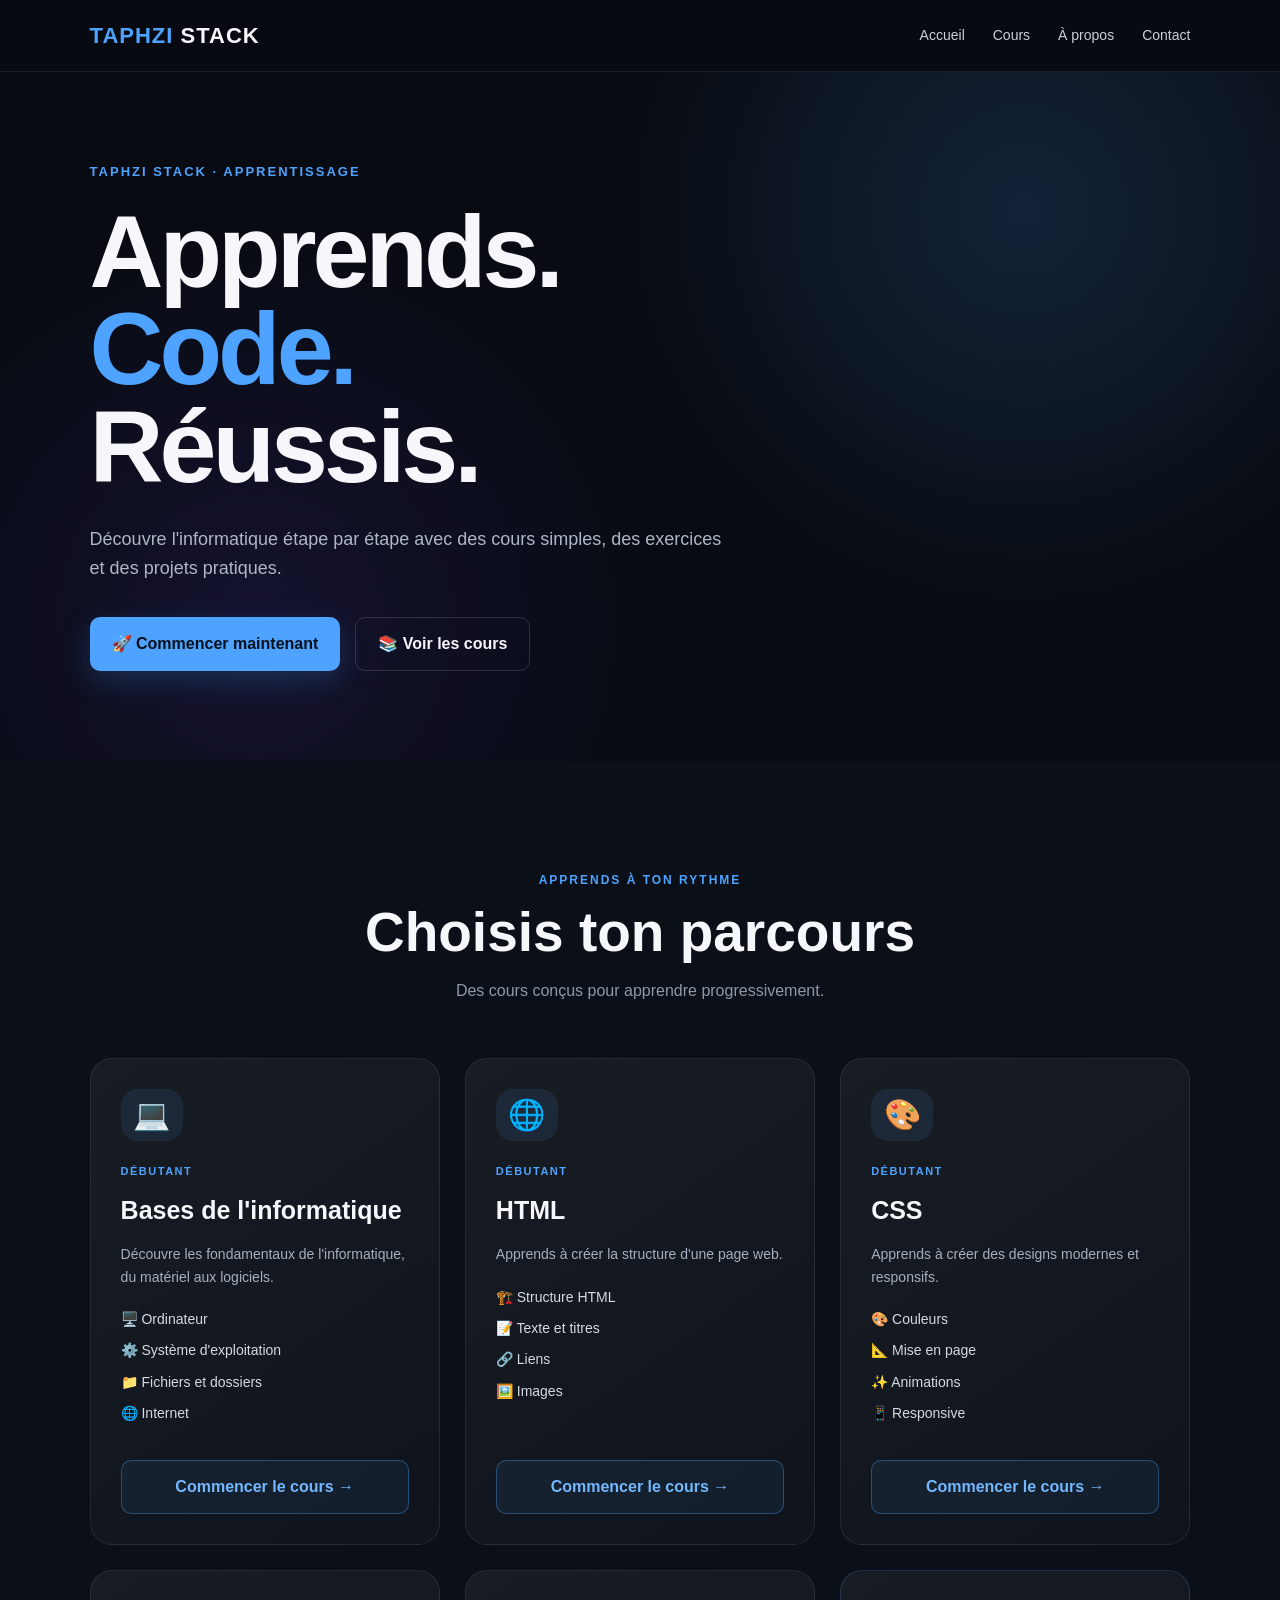
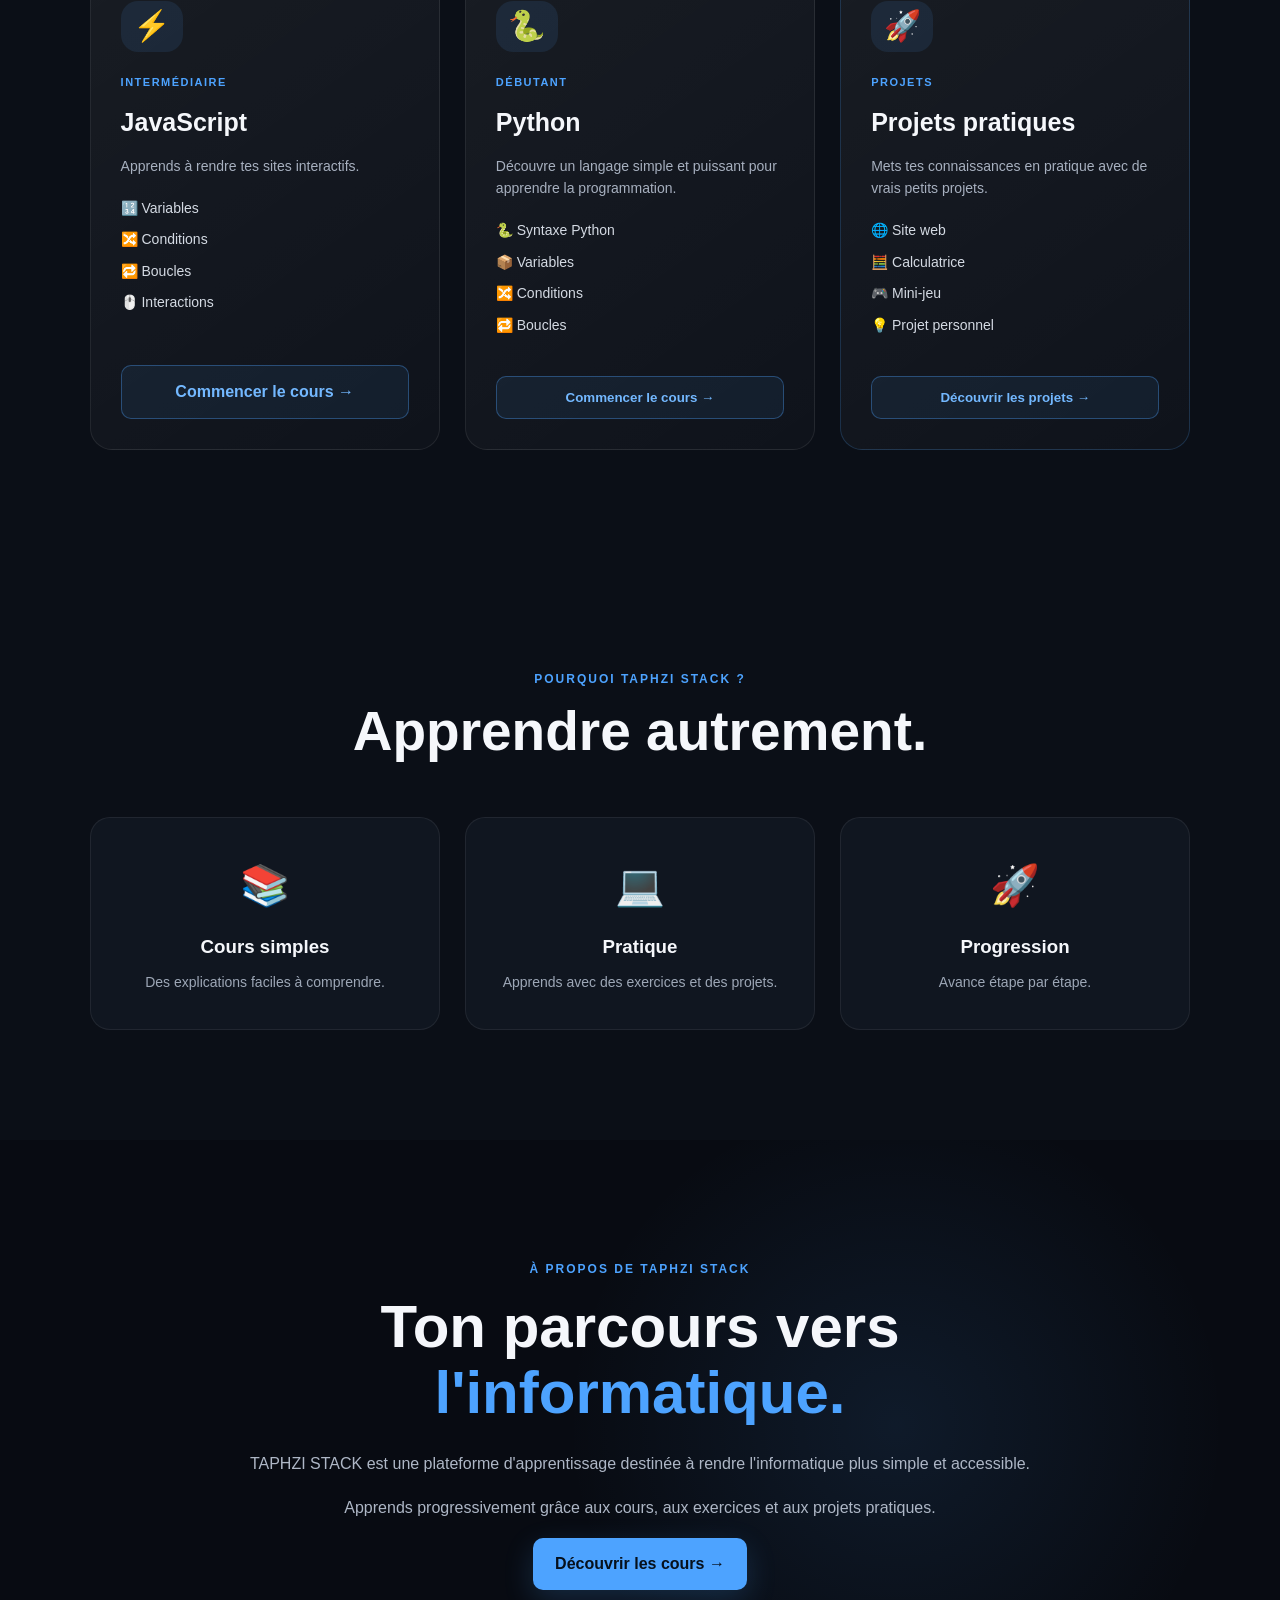
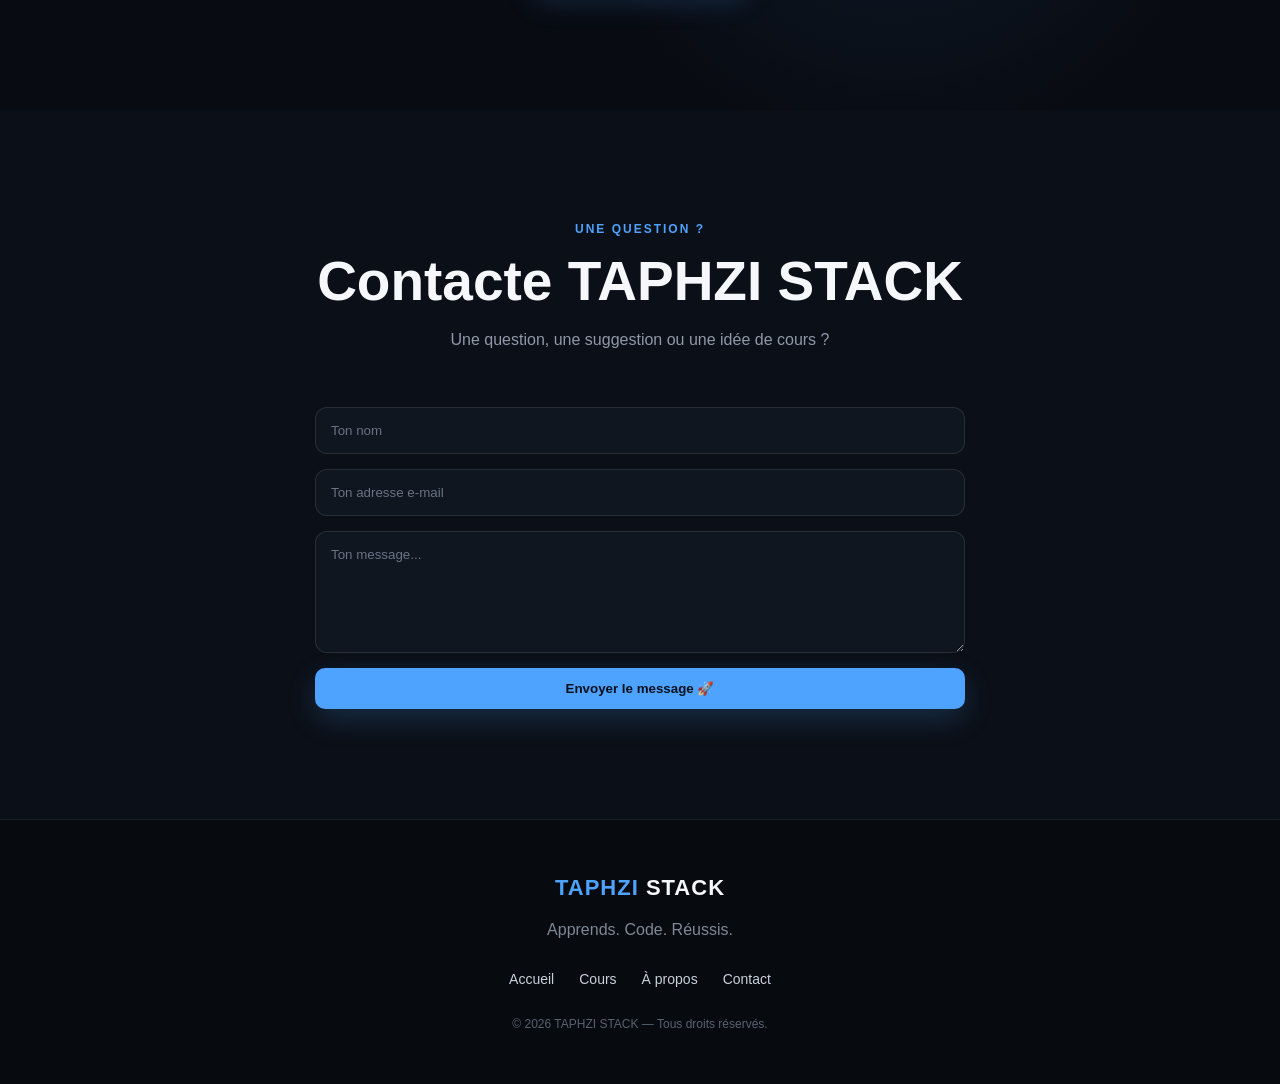
<file: index.html>
<!DOCTYPE html>
<html lang="fr">

<head>
  <meta charset="UTF-8">
  <meta name="viewport" content="width=device-width, initial-scale=1.0">

  <title>TAPHZI STACK — Apprendre l'informatique</title>

  <link rel="stylesheet" href="style.css">
</head>

<body>

<!-- =====================================================
     HEADER
===================================================== -->

<header class="header">

  <div class="logo">
    <span>TAPHZI</span> STACK
  </div>

  <nav class="navbar">
    <a href="#accueil">Accueil</a>
    <a href="#cours">Cours</a>
    <a href="#apropos">À propos</a>
    <a href="#contact">Contact</a>
  </nav>

</header>


<!-- =====================================================
     ACCUEIL
===================================================== -->

<section id="accueil" class="hero">

  <div class="hero-content">

    <p class="hero-small">
      TAPHZI STACK · APPRENTISSAGE
    </p>

    <h1>
      Apprends.<br>
      <span>Code.</span><br>
      Réussis.
    </h1>

    <p>
      Découvre l'informatique étape par étape avec
      des cours simples, des exercices et des projets pratiques.
    </p>

    <div class="hero-buttons">

      <a href="#cours" class="btn btn-primary">
        🚀 Commencer maintenant
      </a>

      <a href="#cours" class="btn btn-secondary">
        📚 Voir les cours
      </a>

    </div>

  </div>

</section>


<!-- =====================================================
     COURS
===================================================== -->

<section id="cours" class="courses">

  <div class="section-title">

    <p>APPRENDS À TON RYTHME</p>

    <h2>Choisis ton parcours</h2>

    <span>
      Des cours conçus pour apprendre progressivement.
    </span>

  </div>


  <div class="course-grid">


    <!-- INFORMATIQUE -->

    <article class="course-card">

      <div class="course-icon">
        💻
      </div>

      <div class="course-content">

        <span class="course-level">
          DÉBUTANT
        </span>

        <h3>
          Bases de l'informatique
        </h3>

        <p>
          Découvre les fondamentaux de l'informatique,
          du matériel aux logiciels.
        </p>

        <ul>
          <li>🖥️ Ordinateur</li>
          <li>⚙️ Système d'exploitation</li>
          <li>📁 Fichiers et dossiers</li>
          <li>🌐 Internet</li>
        </ul>

        <a
          href="informatique.html"
          class="course-btn">

          Commencer le cours →

        </a>

      </div>

    </article>


    <!-- HTML -->

    <article class="course-card">

      <div class="course-icon">
        🌐
      </div>

      <div class="course-content">

        <span class="course-level">
          DÉBUTANT
        </span>

        <h3>
          HTML
        </h3>

        <p>
          Apprends à créer la structure d'une page web.
        </p>

        <ul>
          <li>🏗️ Structure HTML</li>
          <li>📝 Texte et titres</li>
          <li>🔗 Liens</li>
          <li>🖼️ Images</li>
        </ul>

        <a
          href="html-css.html"
          class="course-btn">

          Commencer le cours →

        </a>

      </div>

    </article>


    <!-- CSS -->

    <article class="course-card">

      <div class="course-icon">
        🎨
      </div>

      <div class="course-content">

        <span class="course-level">
          DÉBUTANT
        </span>

        <h3>
          CSS
        </h3>

        <p>
          Apprends à créer des designs modernes
          et responsifs.
        </p>

        <ul>
          <li>🎨 Couleurs</li>
          <li>📐 Mise en page</li>
          <li>✨ Animations</li>
          <li>📱 Responsive</li>
        </ul>

        <a
          href="html-css.html"
          class="course-btn">

          Commencer le cours →

        </a>

      </div>

    </article>


    <!-- JAVASCRIPT -->

    <article class="course-card">

      <div class="course-icon">
        ⚡
      </div>

      <div class="course-content">

        <span class="course-level">
          INTERMÉDIAIRE
        </span>

        <h3>
          JavaScript
        </h3>

        <p>
          Apprends à rendre tes sites interactifs.
        </p>

        <ul>
          <li>🔢 Variables</li>
          <li>🔀 Conditions</li>
          <li>🔁 Boucles</li>
          <li>🖱️ Interactions</li>
        </ul>

        <a
          href="javascript.html"
          class="course-btn">

          Commencer le cours →

        </a>

      </div>

    </article>


    <!-- PYTHON -->

    <article class="course-card python-card">

      <div class="course-icon">
        🐍
      </div>

      <div class="course-content">

        <span class="course-level">
          DÉBUTANT
        </span>

        <h3>
          Python
        </h3>

        <p>
          Découvre un langage simple et puissant
          pour apprendre la programmation.
        </p>

        <ul>
          <li>🐍 Syntaxe Python</li>
          <li>📦 Variables</li>
          <li>🔀 Conditions</li>
          <li>🔁 Boucles</li>
        </ul>

        <button
          class="course-btn"
          onclick="openPython()">

          Commencer le cours →

        </button>

      </div>

    </article>


    <!-- PROJETS -->

    <article class="course-card special-card">

      <div class="course-icon">
        🚀
      </div>

      <div class="course-content">

        <span class="course-level">
          PROJETS
        </span>

        <h3>
          Projets pratiques
        </h3>

        <p>
          Mets tes connaissances en pratique
          avec de vrais petits projets.
        </p>

        <ul>
          <li>🌐 Site web</li>
          <li>🧮 Calculatrice</li>
          <li>🎮 Mini-jeu</li>
          <li>💡 Projet personnel</li>
        </ul>

        <button
          class="course-btn"
          onclick="openProjects()">

          Découvrir les projets →

        </button>

      </div>

    </article>

  </div>

</section>


<!-- =====================================================
     COURS PYTHON
     Cette partie est cachée au départ.
===================================================== -->

<section
  id="python-course"
  class="python-course"
  style="display:none;">

  <div class="python-container">

    <div class="python-header">

      <span class="course-level">
        TAPHZI STACK · PYTHON
      </span>

      <h2>
        🐍 Cours Python
      </h2>

      <p>
        Apprends Python étape par étape.
      </p>

      <button
        class="btn btn-secondary"
        onclick="closePython()">

        ← Retour aux cours

      </button>

    </div>


    <!-- PROGRESSION -->

    <div class="progress">

      <b>
        📊 Ta progression Python
      </b>

      <span
        id="pythonProgressText"
        style="float:right;">

        0 / 8 leçons

      </span>

      <div class="bar">

        <div
          id="pythonFill"
          class="fill">
        </div>

      </div>

    </div>


    <!-- CONTENU PYTHON -->

    <div class="python-layout">


      <!-- MENU -->

      <aside class="python-sidebar">

        <h3>
          🐍 Python
        </h3>

        <button
          class="python-link active"
          onclick="showPythonLesson(1,this)">

          1. Introduction

        </button>

        <button
          class="python-link"
          onclick="showPythonLesson(2,this)">

          2. Variables

        </button>

        <button
          class="python-link"
          onclick="showPythonLesson(3,this)">

          3. Types de données

        </button>

        <button
          class="python-link"
          onclick="showPythonLesson(4,this)">

          4. Conditions

        </button>

        <button
          class="python-link"
          onclick="showPythonLesson(5,this)">

          5. Boucles

        </button>

        <button
          class="python-link"
          onclick="showPythonLesson(6,this)">

          6. Fonctions

        </button>

        <button
          class="python-link"
          onclick="showPythonLesson(7,this)">

          7. Listes

        </button>

        <button
          class="python-link"
          onclick="showPythonLesson(8,this)">

          8. Mini-projet

        </button>

      </aside>


      <!-- LEÇONS -->

      <div class="python-content">


        <!-- LEÇON 1 -->

        <article
          id="pythonLesson1"
          class="python-lesson active">

          <h2>
            1. Introduction à Python
          </h2>

          <p>
            Python est un langage de programmation
            simple, puissant et très utilisé.
          </p>

          <h3>
            🐍 Pourquoi apprendre Python ?
          </h3>

          <p>
            Python permet de créer des programmes,
            automatiser des tâches, travailler avec
            des données et développer de nombreux projets.
          </p>

          <h3>
            💻 Premier programme
          </h3>

          <pre>print("Bonjour TAPHZI STACK")</pre>

          <p>
            <b>print()</b> permet d'afficher un message.
          </p>

          <button
            class="btn btn-primary"
            onclick="completePython(1)">

            ✓ Leçon terminée

          </button>

        </article>


        <!-- LEÇON 2 -->

        <article
          id="pythonLesson2"
          class="python-lesson">

          <h2>
            2. Les variables
          </h2>

          <p>
            Une variable permet de stocker une information.
          </p>

          <pre>nom = "TAPHZI"
age = 20

print(nom)
print(age)</pre>

          <p>
            Ici, <b>nom</b> contient du texte et
            <b>age</b> contient un nombre.
          </p>

          <button
            class="btn btn-primary"
            onclick="completePython(2)">

            ✓ Leçon terminée

          </button>

        </article>


        <!-- LEÇON 3 -->

        <article
          id="pythonLesson3"
          class="python-lesson">

          <h2>
            3. Les types de données
          </h2>

          <p>
            Python possède plusieurs types de données.
          </p>

          <pre>nom = "Moustapha"
age = 20
taille = 1.75
majeur = True</pre>

          <ul>
            <li><b>str</b> → texte</li>
            <li><b>int</b> → nombre entier</li>
            <li><b>float</b> → nombre décimal</li>
            <li><b>bool</b> → vrai ou faux</li>
          </ul>

          <button
            class="btn btn-primary"
            onclick="completePython(3)">

            ✓ Leçon terminée

          </button>

        </article>


        <!-- LEÇON 4 -->

        <article
          id="pythonLesson4"
          class="python-lesson">

          <h2>
            4. Les conditions
          </h2>

          <p>
            Une condition permet au programme
            de prendre une décision.
          </p>

          <pre>age = 18

if age >= 18:
    print("Bienvenue")
else:
    print("Accès refusé")</pre>

          <p>
            <b>if</b> signifie « si » et
            <b>else</b> signifie « sinon ».
          </p>

          <button
            class="btn btn-primary"
            onclick="completePython(4)">

            ✓ Leçon terminée

          </button>

        </article>


        <!-- LEÇON 5 -->

        <article
          id="pythonLesson5"
          class="python-lesson">

          <h2>
            5. Les boucles
          </h2>

          <p>
            Une boucle permet de répéter une action.
          </p>

          <pre>for i in range(5):
    print(i)</pre>

          <p>
            Le programme répète l'instruction
            plusieurs fois.
          </p>

          <button
            class="btn btn-primary"
            onclick="completePython(5)">

            ✓ Leçon terminée

          </button>

        </article>


        <!-- LEÇON 6 -->

        <article
          id="pythonLesson6"
          class="python-lesson">

          <h2>
            6. Les fonctions
          </h2>

          <p>
            Une fonction regroupe des instructions
            que l'on peut réutiliser.
          </p>

          <pre>def bonjour():
    print("Bonjour !")

bonjour()</pre>

          <button
            class="btn btn-primary"
            onclick="completePython(6)">

            ✓ Leçon terminée

          </button>

        </article>


        <!-- LEÇON 7 -->

        <article
          id="pythonLesson7"
          class="python-lesson">

          <h2>
            7. Les listes
          </h2>

          <p>
            Une liste permet de stocker plusieurs valeurs.
          </p>

          <pre>fruits = [
    "pomme",
    "banane",
    "orange"
]

print(fruits)</pre>

          <p>
            On peut ajouter un élément avec :
          </p>

          <pre>fruits.append("mangue")</pre>

          <button
            class="btn btn-primary"
            onclick="completePython(7)">

            ✓ Leçon terminée

          </button>

        </article>


        <!-- LEÇON 8 -->

        <article
          id="pythonLesson8"
          class="python-lesson">

          <h2>
            8. 🏆 Mini-projet Python
          </h2>

          <p>
            Créons un petit programme qui demande
            le nom de l'utilisateur.
          </p>

          <pre>nom = input("Quel est ton nom ? ")

print("Bienvenue", nom)
print("Bienvenue sur TAPHZI STACK !")</pre>

          <h3>
            🎯 Mission
          </h3>

          <p>
            Modifie le programme pour demander
            également une autre information à l'utilisateur.
          </p>

          <button
            class="btn btn-primary"
            onclick="completePython(8)">

            🏆 Terminer le parcours

          </button>

        </article>

      </div>

    </div>

  </div>

</section>


<!-- =====================================================
     POURQUOI
===================================================== -->

<section class="why">

  <div class="section-title">

    <p>POURQUOI TAPHZI STACK ?</p>

    <h2>Apprendre autrement.</h2>

  </div>


  <div class="why-grid">

    <div class="why-card">
      <div>📚</div>
      <h3>Cours simples</h3>
      <p>
        Des explications faciles à comprendre.
      </p>
    </div>

    <div class="why-card">
      <div>💻</div>
      <h3>Pratique</h3>
      <p>
        Apprends avec des exercices et des projets.
      </p>
    </div>

    <div class="why-card">
      <div>🚀</div>
      <h3>Progression</h3>
      <p>
        Avance étape par étape.
      </p>
    </div>

  </div>

</section>


<!-- =====================================================
     À PROPOS
===================================================== -->

<section id="apropos" class="about">

  <div class="about-content">

    <p class="section-label">
      À PROPOS DE TAPHZI STACK
    </p>

    <h2>
      Ton parcours vers
      <span>l'informatique.</span>
    </h2>

    <p>
      TAPHZI STACK est une plateforme d'apprentissage
      destinée à rendre l'informatique plus simple
      et accessible.
    </p>

    <p>
      Apprends progressivement grâce aux cours,
      aux exercices et aux projets pratiques.
    </p>

    <a
      href="#cours"
      class="btn btn-primary">

      Découvrir les cours →

    </a>

  </div>

</section>


<!-- =====================================================
     CONTACT
===================================================== -->

<section id="contact" class="contact">

  <div class="section-title">

    <p>UNE QUESTION ?</p>

    <h2>Contacte TAPHZI STACK</h2>

    <span>
      Une question, une suggestion ou une idée de cours ?
    </span>

  </div>


  <form
    class="contact-form"
    onsubmit="sendMessage(event)">

    <input
      type="text"
      id="name"
      placeholder="Ton nom"
      required>

    <input
      type="email"
      id="email"
      placeholder="Ton adresse e-mail"
      required>

    <textarea
      id="message"
      rows="6"
      placeholder="Ton message..."
      required></textarea>

    <button
      type="submit"
      class="btn btn-primary">

      Envoyer le message 🚀

    </button>

  </form>

</section>


<!-- =====================================================
     FOOTER
===================================================== -->

<footer class="footer">

  <div class="footer-logo">
    <span>TAPHZI</span> STACK
  </div>

  <p>
    Apprends. Code. Réussis.
  </p>

  <div class="footer-links">

    <a href="#accueil">Accueil</a>
    <a href="#cours">Cours</a>
    <a href="#apropos">À propos</a>
    <a href="#contact">Contact</a>

  </div>

  <p class="copyright">
    © 2026 TAPHZI STACK — Tous droits réservés.
  </p>

</footer>


<!-- =====================================================
     MODALE PROJETS
===================================================== -->

<div
  id="projectModal"
  class="modal"
  aria-hidden="true">

  <div class="modal-box">

    <button
      class="modal-close"
      onclick="closeProjects()">

      ×

    </button>

    <div class="modal-icon">
      🚀
    </div>

    <h2>
      Projets pratiques
    </h2>

    <p>
      Les projets pratiques seront bientôt disponibles
      sur TAPHZI STACK !
    </p>

    <button
      class="btn btn-primary"
      onclick="closeProjects()">

      Fermer

    </button>

  </div>

</div>


<!-- =====================================================
     JAVASCRIPT
===================================================== -->

<script>

/* =====================================================
   PYTHON
===================================================== */

let pythonDone = JSON.parse(
  localStorage.getItem("taphziPythonDone") || "[]"
);


function openPython() {

  const course =
    document.getElementById("python-course");

  course.style.display = "block";

  course.scrollIntoView({
    behavior: "smooth",
    block: "start"
  });

}


function closePython() {

  const course =
    document.getElementById("python-course");

  course.style.display = "none";

  document.getElementById("cours")
    .scrollIntoView({
      behavior: "smooth"
    });

}


function showPythonLesson(number, element) {

  document
    .querySelectorAll(".python-lesson")
    .forEach(function(lesson) {

      lesson.classList.remove("active");

    });


  const lesson =
    document.getElementById(
      "pythonLesson" + number
    );


  if (lesson) {

    lesson.classList.add("active");

  }


  document
    .querySelectorAll(".python-link")
    .forEach(function(link) {

      link.classList.remove("active");

    });


  element.classList.add("active");

}


function completePython(number) {

  if (!pythonDone.includes(number)) {

    pythonDone.push(number);

    localStorage.setItem(
      "taphziPythonDone",
      JSON.stringify(pythonDone)
    );

  }


  updatePythonProgress();


  if (number === 8) {

    alert(
      "🎉 Félicitations ! Tu as terminé le parcours Python !"
    );

  } else {

    alert(
      "✓ Leçon terminée !"
    );

  }

}


function updatePythonProgress() {

  const text =
    document.getElementById("pythonProgressText");

  const fill =
    document.getElementById("pythonFill");


  if (!text || !fill) {
    return;
  }


  text.textContent =
    pythonDone.length + " / 8 leçons";


  fill.style.width =
    (pythonDone.length / 8 * 100) + "%";

}


/* =====================================================
   PROJETS
===================================================== */

function openProjects() {

  const modal =
    document.getElementById("projectModal");

  modal.classList.add("show");

  modal.setAttribute(
    "aria-hidden",
    "false"
  );

}


function closeProjects() {

  const modal =
    document.getElementById("projectModal");

  modal.classList.remove("show");

  modal.setAttribute(
    "aria-hidden",
    "true"
  );

}


window.addEventListener(
  "click",
  function(event) {

    const modal =
      document.getElementById("projectModal");

    if (event.target === modal) {
      closeProjects();
    }

  }
);


/* =====================================================
   CONTACT
===================================================== */

function sendMessage(event) {

  event.preventDefault();

  const name =
    document.getElementById("name").value;

  alert(
    "Merci " +
    name +
    " ! Ton message a bien été pris en compte."
  );

  event.target.reset();

}


/* =====================================================
   INITIALISATION
===================================================== */

updatePythonProgress();

</script>

</body>
</html>
</file>
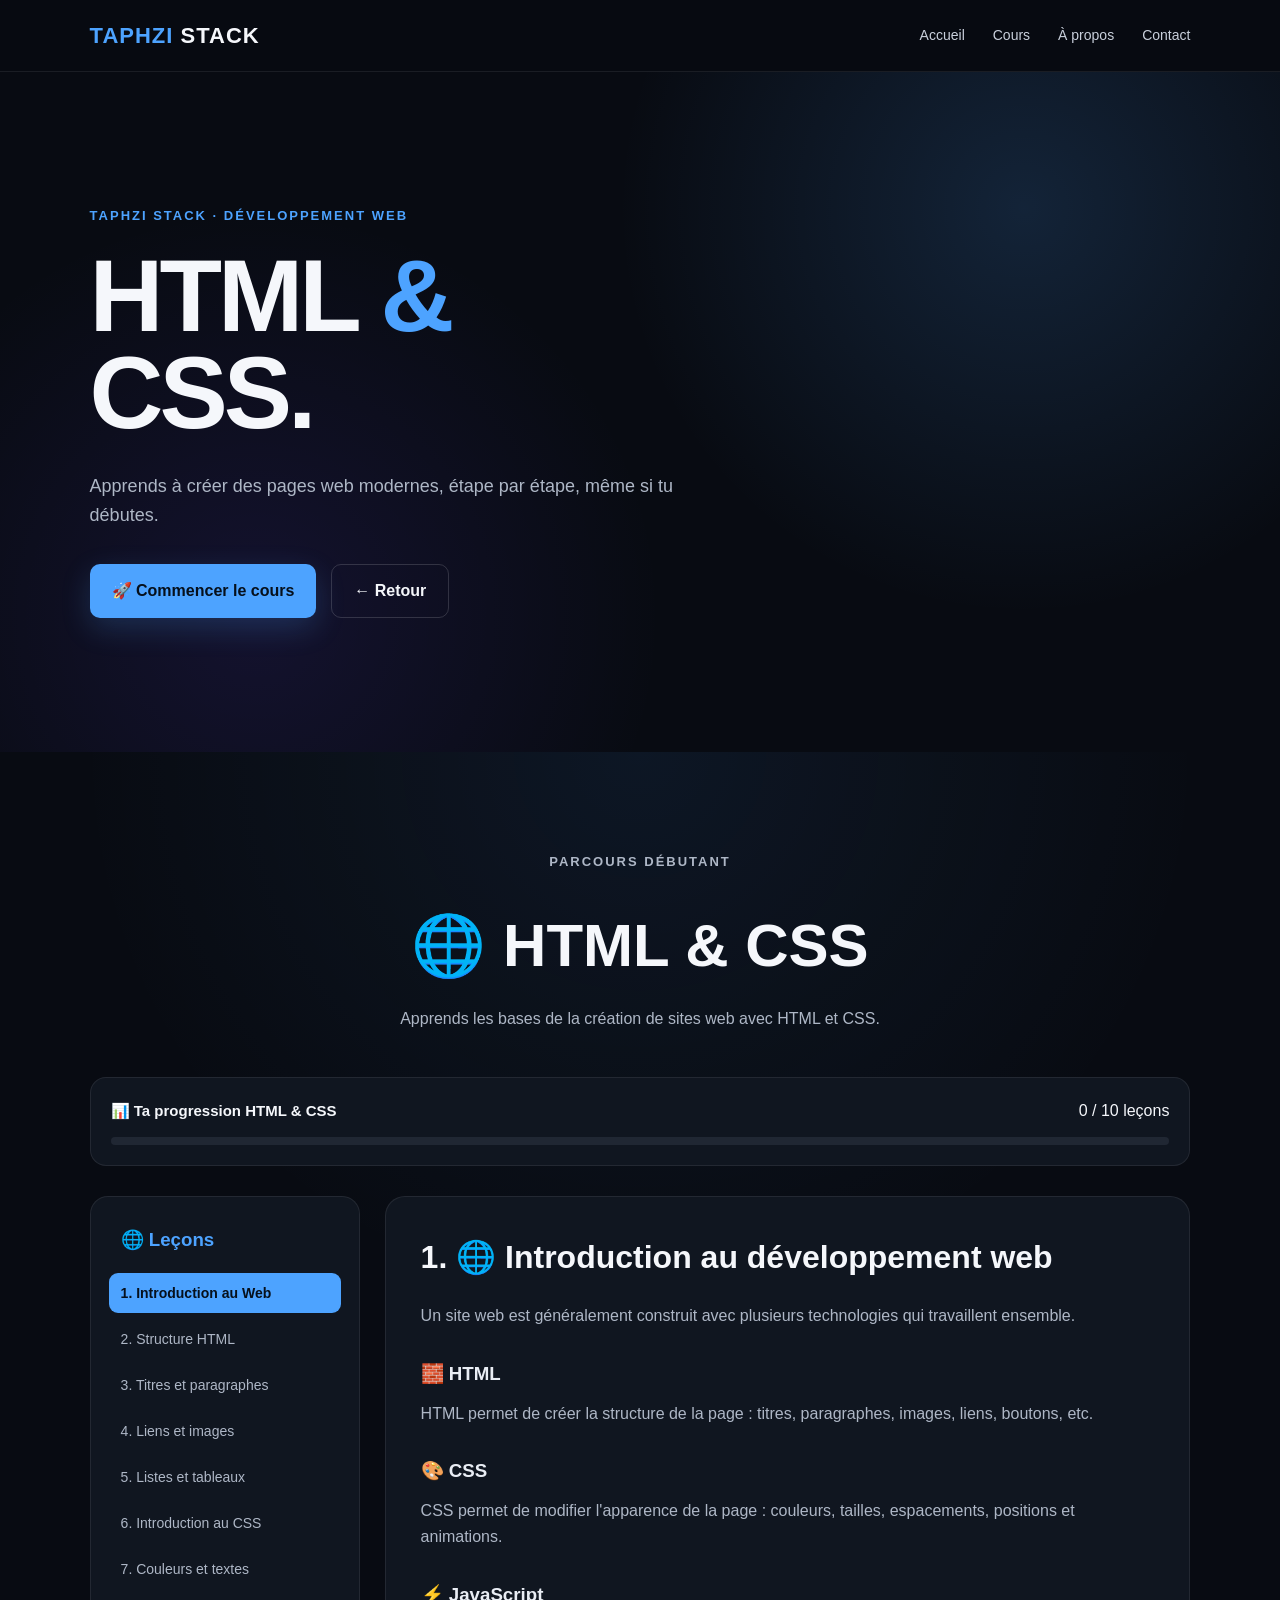
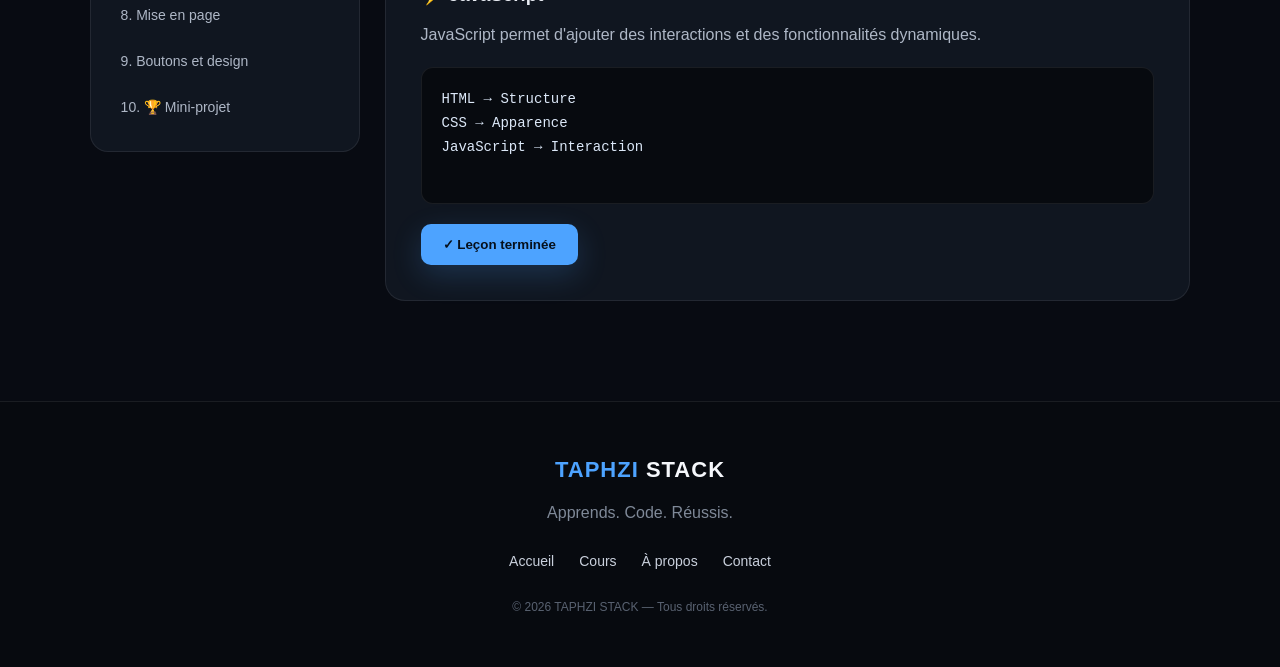
<file: html-css.html>
<!DOCTYPE html>
<html lang="fr">

<head>
  <meta charset="UTF-8">
  <meta name="viewport" content="width=device-width, initial-scale=1.0">

  <title>TAPHZI STACK — HTML & CSS</title>

  <link rel="stylesheet" href="style.css">
</head>

<body>

  <!-- ================= HEADER ================= -->

  <header class="header">

    <div class="logo">
      <span>TAPHZI</span> STACK
    </div>

    <nav class="navbar">
      <a href="index.html">Accueil</a>
      <a href="index.html#cours">Cours</a>
      <a href="index.html#apropos">À propos</a>
      <a href="index.html#contact">Contact</a>
    </nav>

  </header>


  <!-- ================= HERO ================= -->

  <section class="hero">

    <div class="hero-content">

      <p class="hero-small">
        TAPHZI STACK · DÉVELOPPEMENT WEB
      </p>

      <h1>
        HTML <span>&</span><br>
        CSS.
      </h1>

      <p>
        Apprends à créer des pages web modernes,
        étape par étape, même si tu débutes.
      </p>

      <div class="hero-buttons">

        <a
          href="#cours-html-css"
          class="btn btn-primary">
          🚀 Commencer le cours
        </a>

        <a
          href="index.html"
          class="btn btn-secondary">
          ← Retour
        </a>

      </div>

    </div>

  </section>


  <!-- ================= COURS ================= -->

  <main
    id="cours-html-css"
    class="python-course">

    <div class="python-container">


      <!-- TITRE -->

      <div class="python-header">

        <p class="hero-small">
          PARCOURS DÉBUTANT
        </p>

        <h2>
          🌐 HTML & CSS
        </h2>

        <p>
          Apprends les bases de la création de sites web
          avec HTML et CSS.
        </p>

      </div>


      <!-- ================= PROGRESSION ================= -->

      <div class="progress">

        <b>
          📊 Ta progression HTML & CSS
        </b>

        <span
          id="progressText"
          style="float:right;">
          0 / 10 leçons
        </span>

        <div class="bar">

          <div
            class="fill"
            id="fill">
          </div>

        </div>

      </div>


      <!-- ================= LAYOUT ================= -->

      <div class="python-layout">


        <!-- ================= MENU ================= -->

        <aside class="python-sidebar">

          <h3>
            🌐 Leçons
          </h3>


          <button
            class="python-link active"
            onclick="showLesson(1,this)">
            1. Introduction au Web
          </button>


          <button
            class="python-link"
            onclick="showLesson(2,this)">
            2. Structure HTML
          </button>


          <button
            class="python-link"
            onclick="showLesson(3,this)">
            3. Titres et paragraphes
          </button>


          <button
            class="python-link"
            onclick="showLesson(4,this)">
            4. Liens et images
          </button>


          <button
            class="python-link"
            onclick="showLesson(5,this)">
            5. Listes et tableaux
          </button>


          <button
            class="python-link"
            onclick="showLesson(6,this)">
            6. Introduction au CSS
          </button>


          <button
            class="python-link"
            onclick="showLesson(7,this)">
            7. Couleurs et textes
          </button>


          <button
            class="python-link"
            onclick="showLesson(8,this)">
            8. Mise en page
          </button>


          <button
            class="python-link"
            onclick="showLesson(9,this)">
            9. Boutons et design
          </button>


          <button
            class="python-link"
            onclick="showLesson(10,this)">
            10. 🏆 Mini-projet
          </button>

        </aside>


        <!-- ================= CONTENU ================= -->

        <section class="python-content">


          <!-- ================= LEÇON 1 ================= -->

          <article
            class="python-lesson active"
            id="lesson1">

            <h2>
              1. 🌐 Introduction au développement web
            </h2>

            <p>
              Un site web est généralement construit avec
              plusieurs technologies qui travaillent ensemble.
            </p>

            <h3>
              🧱 HTML
            </h3>

            <p>
              HTML permet de créer la structure de la page :
              titres, paragraphes, images, liens, boutons, etc.
            </p>

            <h3>
              🎨 CSS
            </h3>

            <p>
              CSS permet de modifier l'apparence de la page :
              couleurs, tailles, espacements, positions et animations.
            </p>

            <h3>
              ⚡ JavaScript
            </h3>

            <p>
              JavaScript permet d'ajouter des interactions
              et des fonctionnalités dynamiques.
            </p>

            <pre>
HTML → Structure
CSS → Apparence
JavaScript → Interaction
            </pre>

            <button
              class="btn btn-primary"
              onclick="complete(1)">
              ✓ Leçon terminée
            </button>

          </article>


          <!-- ================= LEÇON 2 ================= -->

          <article
            class="python-lesson"
            id="lesson2">

            <h2>
              2. 🏗️ La structure HTML
            </h2>

            <p>
              Une page HTML possède une structure de base.
            </p>

            <pre>
&lt;!DOCTYPE html&gt;

&lt;html lang="fr"&gt;

&lt;head&gt;

  &lt;meta charset="UTF-8"&gt;

  &lt;title&gt;Ma page&lt;/title&gt;

&lt;/head&gt;

&lt;body&gt;

  &lt;h1&gt;Bonjour !&lt;/h1&gt;

&lt;/body&gt;

&lt;/html&gt;
            </pre>

            <h3>
              🧠 À comprendre
            </h3>

            <p>
              <b>&lt;head&gt;</b> contient les informations
              générales de la page.
            </p>

            <p>
              <b>&lt;body&gt;</b> contient les éléments
              visibles par l'utilisateur.
            </p>

            <button
              class="btn btn-primary"
              onclick="complete(2)">
              ✓ Leçon terminée
            </button>

          </article>


          <!-- ================= LEÇON 3 ================= -->

          <article
            class="python-lesson"
            id="lesson3">

            <h2>
              3. 📝 Les titres et les paragraphes
            </h2>

            <p>
              HTML possède plusieurs niveaux de titres.
            </p>

            <pre>
&lt;h1&gt;Grand titre&lt;/h1&gt;

&lt;h2&gt;Sous-titre&lt;/h2&gt;

&lt;h3&gt;Titre secondaire&lt;/h3&gt;

&lt;p&gt;
Voici un paragraphe.
&lt;/p&gt;
            </pre>

            <h3>
              🎯 Exemple
            </h3>

            <pre>
&lt;h1&gt;Bienvenue&lt;/h1&gt;

&lt;p&gt;
Bienvenue sur mon premier site web.
&lt;/p&gt;
            </pre>

            <button
              class="btn btn-primary"
              onclick="complete(3)">
              ✓ Leçon terminée
            </button>

          </article>


          <!-- ================= LEÇON 4 ================= -->

          <article
            class="python-lesson"
            id="lesson4">

            <h2>
              4. 🔗 Les liens et les images
            </h2>

            <h3>
              🔗 Créer un lien
            </h3>

            <pre>
&lt;a href="https://example.com"&gt;
  Visiter le site
&lt;/a&gt;
            </pre>

            <h3>
              🖼️ Ajouter une image
            </h3>

            <pre>
&lt;img
  src="image.jpg"
  alt="Mon image"
&gt;
            </pre>

            <p>
              L'attribut <b>href</b> indique la destination
              d'un lien.
            </p>

            <p>
              L'attribut <b>src</b> indique l'emplacement
              de l'image.
            </p>

            <button
              class="btn btn-primary"
              onclick="complete(4)">
              ✓ Leçon terminée
            </button>

          </article>


          <!-- ================= LEÇON 5 ================= -->

          <article
            class="python-lesson"
            id="lesson5">

            <h2>
              5. 📋 Listes et tableaux
            </h2>

            <h3>
              📌 Liste
            </h3>

            <pre>
&lt;ul&gt;

  &lt;li&gt;HTML&lt;/li&gt;
  &lt;li&gt;CSS&lt;/li&gt;
  &lt;li&gt;JavaScript&lt;/li&gt;

&lt;/ul&gt;
            </pre>

            <h3>
              📊 Tableau
            </h3>

            <pre>
&lt;table&gt;

  &lt;tr&gt;
    &lt;th&gt;Nom&lt;/th&gt;
    &lt;th&gt;Âge&lt;/th&gt;
  &lt;/tr&gt;

  &lt;tr&gt;
    &lt;td&gt;Ali&lt;/td&gt;
    &lt;td&gt;20&lt;/td&gt;
  &lt;/tr&gt;

&lt;/table&gt;
            </pre>

            <button
              class="btn btn-primary"
              onclick="complete(5)">
              ✓ Leçon terminée
            </button>

          </article>


          <!-- ================= LEÇON 6 ================= -->

          <article
            class="python-lesson"
            id="lesson6">

            <h2>
              6. 🎨 Introduction au CSS
            </h2>

            <p>
              CSS signifie
              <b>Cascading Style Sheets</b>.
            </p>

            <p>
              Il permet de contrôler l'apparence
              des éléments HTML.
            </p>

            <pre>
h1 {

  color: blue;

}
            </pre>

            <p>
              Ici, tous les titres <b>h1</b> deviennent bleus.
            </p>

            <h3>
              🔗 Relier CSS à HTML
            </h3>

            <pre>
&lt;link
  rel="stylesheet"
  href="style.css"
&gt;
            </pre>

            <button
              class="btn btn-primary"
              onclick="complete(6)">
              ✓ Leçon terminée
            </button>

          </article>


          <!-- ================= LEÇON 7 ================= -->

          <article
            class="python-lesson"
            id="lesson7">

            <h2>
              7. 🎨 Couleurs et textes
            </h2>

            <p>
              CSS permet de modifier la couleur,
              la taille et le style du texte.
            </p>

            <pre>
h1 {

  color: #4da3ff;

  font-size: 40px;

}

p {

  color: gray;

  font-size: 18px;

}
            </pre>

            <h3>
              📌 Propriétés importantes
            </h3>

            <ul>
              <li><b>color</b> → couleur du texte</li>
              <li><b>font-size</b> → taille</li>
              <li><b>font-weight</b> → épaisseur</li>
              <li><b>text-align</b> → alignement</li>
            </ul>

            <button
              class="btn btn-primary"
              onclick="complete(7)">
              ✓ Leçon terminée
            </button>

          </article>


          <!-- ================= LEÇON 8 ================= -->

          <article
            class="python-lesson"
            id="lesson8">

            <h2>
              8. 📐 La mise en page
            </h2>

            <p>
              CSS permet de positionner les éléments
              d'une page.
            </p>

            <h3>
              📦 Flexbox
            </h3>

            <pre>
.container {

  display: flex;

  justify-content: center;

  align-items: center;

  gap: 20px;

}
            </pre>

            <h3>
              📱 Responsive
            </h3>

            <p>
              Le responsive design permet à un site
              de s'adapter aux téléphones, tablettes
              et ordinateurs.
            </p>

            <button
              class="btn btn-primary"
              onclick="complete(8)">
              ✓ Leçon terminée
            </button>

          </article>


          <!-- ================= LEÇON 9 ================= -->

          <article
            class="python-lesson"
            id="lesson9">

            <h2>
              9. ✨ Créer un bouton
            </h2>

            <h3>
              HTML
            </h3>

            <pre>
&lt;button&gt;
  Commencer
&lt;/button&gt;
            </pre>

            <h3>
              CSS
            </h3>

            <pre>
button {

  background: #4da3ff;

  color: white;

  padding: 12px 20px;

  border: none;

  border-radius: 10px;

}
            </pre>

            <p>
              Tu peux ensuite ajouter des effets
              lorsque l'utilisateur passe la souris
              sur le bouton.
            </p>

            <button
              class="btn btn-primary"
              onclick="complete(9)">
              ✓ Leçon terminée
            </button>

          </article>


          <!-- ================= LEÇON 10 ================= -->

          <article
            class="python-lesson"
            id="lesson10">

            <h2>
              10. 🏆 Mini-projet
            </h2>

            <p>
              Tu vas maintenant créer une petite
              page web avec HTML et CSS.
            </p>

            <h3>
              💻 HTML
            </h3>

            <pre>
&lt;!DOCTYPE html&gt;

&lt;html lang="fr"&gt;

&lt;head&gt;

  &lt;meta charset="UTF-8"&gt;

  &lt;title&gt;Mon site&lt;/title&gt;

  &lt;link
    rel="stylesheet"
    href="style.css"
  &gt;

&lt;/head&gt;

&lt;body&gt;

  &lt;h1&gt;
    Mon premier site
  &lt;/h1&gt;

  &lt;p&gt;
    Bienvenue sur mon site !
  &lt;/p&gt;

  &lt;button&gt;
    Commencer
  &lt;/button&gt;

&lt;/body&gt;

&lt;/html&gt;
            </pre>

            <h3>
              🎨 CSS
            </h3>

            <pre>
body {

  background: #080b12;

  color: white;

  text-align: center;

  padding: 50px;

}

button {

  background: #4da3ff;

  color: white;

  padding: 12px 20px;

  border: none;

  border-radius: 10px;

}
            </pre>

            <h3>
              🎯 Mission
            </h3>

            <ul>
              <li>Créer ton propre titre</li>
              <li>Ajouter un paragraphe</li>
              <li>Créer un bouton</li>
              <li>Modifier les couleurs</li>
              <li>Personnaliser le design</li>
            </ul>

            <button
              class="btn btn-primary"
              onclick="complete(10)">
              🏆 Terminer le parcours
            </button>

          </article>


        </section>

      </div>

    </div>

  </main>


  <!-- ================= FOOTER ================= -->

  <footer class="footer">

    <div class="footer-logo">
      <span>TAPHZI</span> STACK
    </div>

    <p>
      Apprends. Code. Réussis.
    </p>

    <div class="footer-links">

      <a href="index.html">
        Accueil
      </a>

      <a href="index.html#cours">
        Cours
      </a>

      <a href="index.html#apropos">
        À propos
      </a>

      <a href="index.html#contact">
        Contact
      </a>

    </div>

    <p class="copyright">
      © 2026 TAPHZI STACK — Tous droits réservés.
    </p>

  </footer>


  <!-- ================= JAVASCRIPT ================= -->

  <script>

    const STORAGE_KEY =
      "taphziStackHTMLCSSDone";


    let done = JSON.parse(
      localStorage.getItem(STORAGE_KEY) || "[]"
    );


    /* ================= AFFICHER UNE LEÇON ================= */

    function showLesson(number, element) {

      document
        .querySelectorAll(".python-lesson")
        .forEach(function(lesson) {

          lesson.classList.remove("active");

        });


      const selected =
        document.getElementById("lesson" + number);


      if (selected) {

        selected.classList.add("active");

      }


      document
        .querySelectorAll(".python-link")
        .forEach(function(link) {

          link.classList.remove("active");

        });


      if (element) {

        element.classList.add("active");

      }


      window.scrollTo({
        top: 0,
        behavior: "smooth"
      });

    }


    /* ================= TERMINER UNE LEÇON ================= */

    function complete(number) {

      if (!done.includes(number)) {

        done.push(number);

        localStorage.setItem(
          STORAGE_KEY,
          JSON.stringify(done)
        );

      }


      updateProgress();


      if (number === 10) {

        alert(
          "🎉 Félicitations ! Tu as terminé le parcours HTML & CSS !"
        );

      } else {

        alert(
          "✓ Leçon terminée ! Continue ton apprentissage."
        );

      }

    }


    /* ================= PROGRESSION ================= */

    function updateProgress() {

      const progressText =
        document.getElementById("progressText");

      const fill =
        document.getElementById("fill");


      progressText.textContent =
        done.length + " / 10 leçons";


      fill.style.width =
        (done.length / 10 * 100) + "%";

    }


    /* ================= INITIALISATION ================= */

    updateProgress();

  </script>

</body>

</html>
</file>
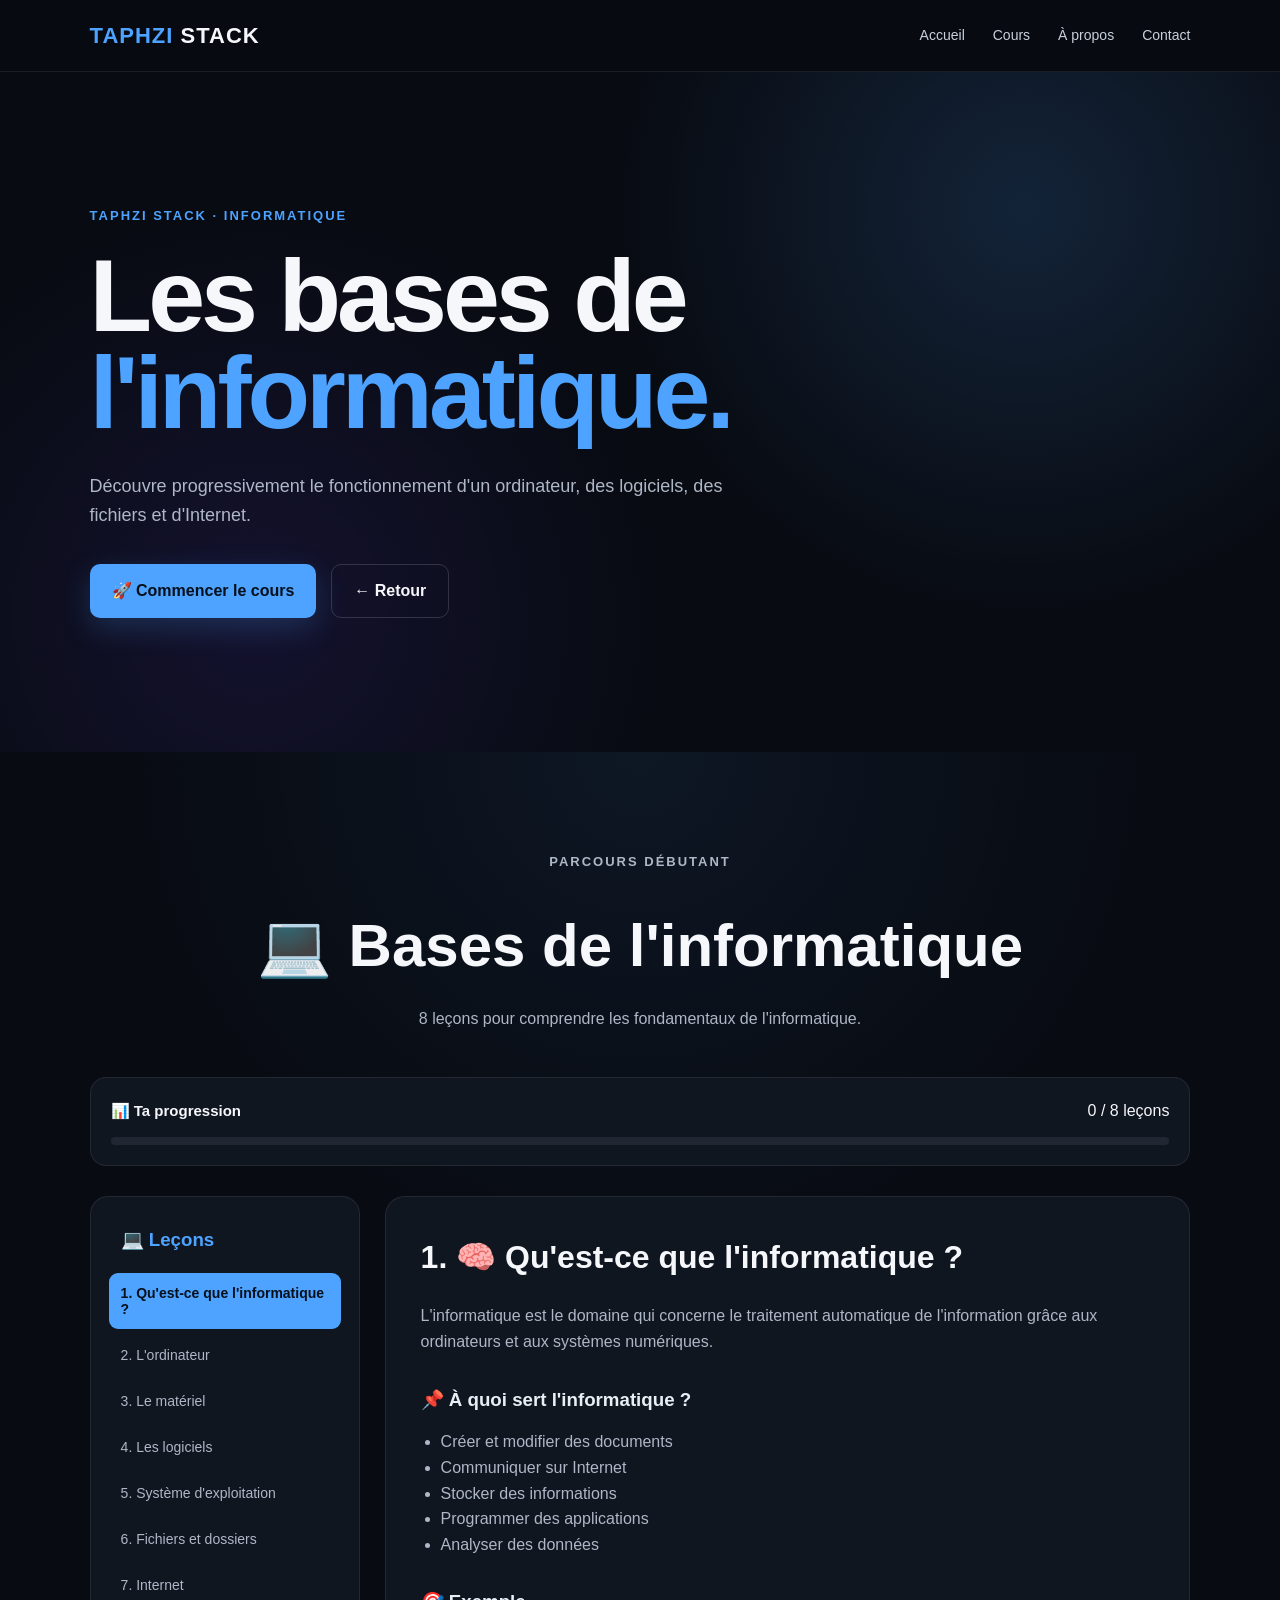
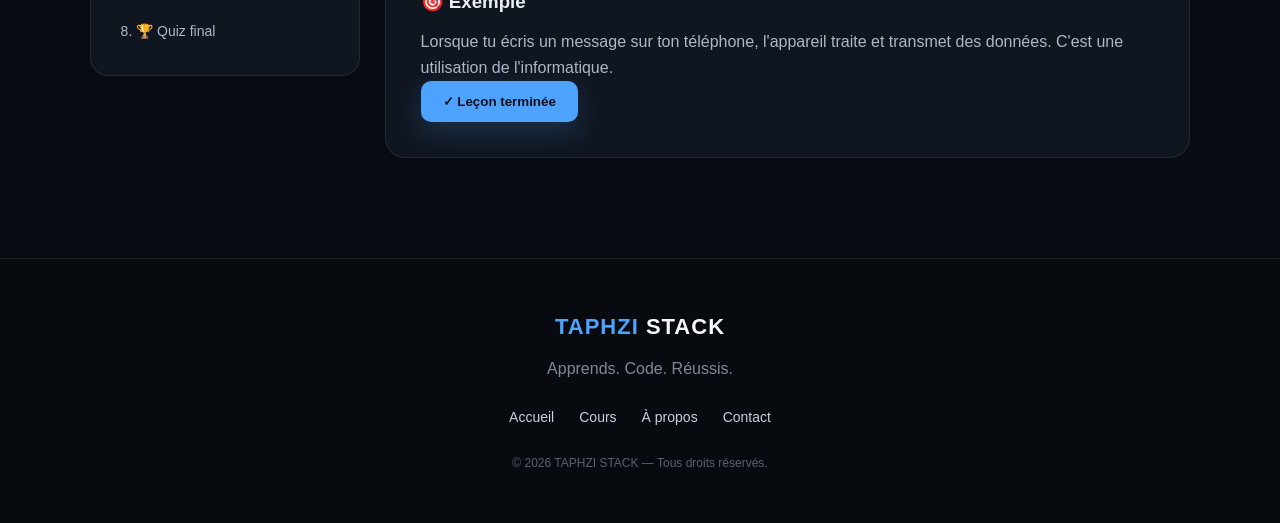
<file: informatique.html>
<!DOCTYPE html>
<html lang="fr">

<head>
  <meta charset="UTF-8">
  <meta name="viewport" content="width=device-width, initial-scale=1.0">

  <title>TAPHZI STACK — Bases de l'informatique</title>

  <link rel="stylesheet" href="style.css">
</head>

<body>

  <!-- ================= HEADER ================= -->

  <header class="header">

    <div class="logo">
      <span>TAPHZI</span> STACK
    </div>

    <nav class="navbar">
      <a href="index.html">Accueil</a>
      <a href="index.html#cours">Cours</a>
      <a href="index.html#apropos">À propos</a>
      <a href="index.html#contact">Contact</a>
    </nav>

  </header>


  <!-- ================= HERO ================= -->

  <section class="hero">

    <div class="hero-content">

      <p class="hero-small">
        TAPHZI STACK · INFORMATIQUE
      </p>

      <h1>
        Les bases de<br>
        <span>l'informatique.</span>
      </h1>

      <p>
        Découvre progressivement le fonctionnement
        d'un ordinateur, des logiciels, des fichiers
        et d'Internet.
      </p>

      <div class="hero-buttons">

        <a
          href="#cours-informatique"
          class="btn btn-primary">
          🚀 Commencer le cours
        </a>

        <a
          href="index.html"
          class="btn btn-secondary">
          ← Retour
        </a>

      </div>

    </div>

  </section>


  <!-- ================= COURS ================= -->

  <main
    id="cours-informatique"
    class="python-course">

    <div class="python-container">


      <!-- TITRE -->

      <div class="python-header">

        <p class="hero-small">
          PARCOURS DÉBUTANT
        </p>

        <h2>
          💻 Bases de l'informatique
        </h2>

        <p>
          8 leçons pour comprendre les fondamentaux
          de l'informatique.
        </p>

      </div>


      <!-- ================= PROGRESSION ================= -->

      <div class="progress">

        <b>
          📊 Ta progression
        </b>

        <span
          id="progressText"
          style="float:right;">
          0 / 8 leçons
        </span>

        <div class="bar">

          <div
            class="fill"
            id="fill">
          </div>

        </div>

      </div>


      <!-- ================= LAYOUT ================= -->

      <div class="python-layout">


        <!-- ================= MENU ================= -->

        <aside class="python-sidebar">

          <h3>
            💻 Leçons
          </h3>


          <button
            class="python-link active"
            onclick="showLesson(1,this)">
            1. Qu'est-ce que l'informatique ?
          </button>


          <button
            class="python-link"
            onclick="showLesson(2,this)">
            2. L'ordinateur
          </button>


          <button
            class="python-link"
            onclick="showLesson(3,this)">
            3. Le matériel
          </button>


          <button
            class="python-link"
            onclick="showLesson(4,this)">
            4. Les logiciels
          </button>


          <button
            class="python-link"
            onclick="showLesson(5,this)">
            5. Système d'exploitation
          </button>


          <button
            class="python-link"
            onclick="showLesson(6,this)">
            6. Fichiers et dossiers
          </button>


          <button
            class="python-link"
            onclick="showLesson(7,this)">
            7. Internet
          </button>


          <button
            class="python-link"
            onclick="showLesson(8,this)">
            8. 🏆 Quiz final
          </button>

        </aside>


        <!-- ================= CONTENU ================= -->

        <section class="python-content">


          <!-- LEÇON 1 -->

          <article
            class="python-lesson active"
            id="lesson1">

            <h2>
              1. 🧠 Qu'est-ce que l'informatique ?
            </h2>

            <p>
              L'informatique est le domaine qui concerne
              le traitement automatique de l'information
              grâce aux ordinateurs et aux systèmes
              numériques.
            </p>

            <h3>
              📌 À quoi sert l'informatique ?
            </h3>

            <ul>
              <li>Créer et modifier des documents</li>
              <li>Communiquer sur Internet</li>
              <li>Stocker des informations</li>
              <li>Programmer des applications</li>
              <li>Analyser des données</li>
            </ul>

            <h3>
              🎯 Exemple
            </h3>

            <p>
              Lorsque tu écris un message sur ton téléphone,
              l'appareil traite et transmet des données.
              C'est une utilisation de l'informatique.
            </p>

            <button
              class="btn btn-primary"
              onclick="complete(1)">
              ✓ Leçon terminée
            </button>

          </article>


          <!-- LEÇON 2 -->

          <article
            class="python-lesson"
            id="lesson2">

            <h2>
              2. 💻 L'ordinateur
            </h2>

            <p>
              Un ordinateur est une machine électronique
              capable de recevoir, traiter, stocker
              et transmettre des informations.
            </p>

            <h3>
              🔄 Les quatre fonctions principales
            </h3>

            <ul>
              <li>📥 Entrée des données</li>
              <li>⚙️ Traitement</li>
              <li>💾 Stockage</li>
              <li>📤 Sortie des résultats</li>
            </ul>

            <h3>
              💡 Exemple
            </h3>

            <p>
              Lorsque tu utilises un clavier pour écrire,
              les informations entrent dans l'ordinateur.
              Le processeur les traite puis l'écran affiche
              le résultat.
            </p>

            <button
              class="btn btn-primary"
              onclick="complete(2)">
              ✓ Leçon terminée
            </button>

          </article>


          <!-- LEÇON 3 -->

          <article
            class="python-lesson"
            id="lesson3">

            <h2>
              3. 🖥️ Le matériel informatique
            </h2>

            <p>
              Le matériel, appelé aussi hardware,
              représente les composants physiques
              d'un ordinateur.
            </p>

            <h3>
              🔧 Quelques composants
            </h3>

            <ul>
              <li>🧠 Processeur (CPU)</li>
              <li>💾 Mémoire RAM</li>
              <li>💽 Stockage SSD ou HDD</li>
              <li>🖥️ Écran</li>
              <li>⌨️ Clavier</li>
              <li>🖱️ Souris</li>
            </ul>

            <h3>
              🧠 À retenir
            </h3>

            <p>
              Le hardware correspond à ce que tu peux
              physiquement toucher.
            </p>

            <button
              class="btn btn-primary"
              onclick="complete(3)">
              ✓ Leçon terminée
            </button>

          </article>


          <!-- LEÇON 4 -->

          <article
            class="python-lesson"
            id="lesson4">

            <h2>
              4. ⚙️ Les logiciels
            </h2>

            <p>
              Un logiciel est un programme qui permet
              à l'ordinateur d'effectuer certaines tâches.
            </p>

            <h3>
              📱 Exemples
            </h3>

            <ul>
              <li>🌐 Navigateur web</li>
              <li>📝 Traitement de texte</li>
              <li>🎮 Jeux vidéo</li>
              <li>🎨 Logiciels de création</li>
            </ul>

            <h3>
              🔎 Hardware et software
            </h3>

            <p>
              <b>Hardware</b> = partie physique.<br><br>
              <b>Software</b> = programmes et logiciels.
            </p>

            <button
              class="btn btn-primary"
              onclick="complete(4)">
              ✓ Leçon terminée
            </button>

          </article>


          <!-- LEÇON 5 -->

          <article
            class="python-lesson"
            id="lesson5">

            <h2>
              5. 🪟 Le système d'exploitation
            </h2>

            <p>
              Le système d'exploitation est le logiciel
              principal qui permet à l'utilisateur
              d'utiliser l'ordinateur.
            </p>

            <h3>
              📌 Exemples
            </h3>

            <ul>
              <li>🪟 Windows</li>
              <li>🍎 macOS</li>
              <li>🐧 Linux</li>
              <li>📱 Android</li>
              <li>📱 iOS</li>
            </ul>

            <p>
              Il gère notamment les fichiers,
              les applications et les ressources
              de l'appareil.
            </p>

            <button
              class="btn btn-primary"
              onclick="complete(5)">
              ✓ Leçon terminée
            </button>

          </article>


          <!-- LEÇON 6 -->

          <article
            class="python-lesson"
            id="lesson6">

            <h2>
              6. 📁 Fichiers et dossiers
            </h2>

            <p>
              Un fichier contient des informations.
              Un dossier permet de regrouper plusieurs
              fichiers et éventuellement d'autres dossiers.
            </p>

            <h3>
              📄 Exemples de fichiers
            </h3>

            <ul>
              <li>📄 document.txt</li>
              <li>🖼️ photo.jpg</li>
              <li>🎵 musique.mp3</li>
              <li>🌐 page.html</li>
            </ul>

            <h3>
              💡 Conseil
            </h3>

            <p>
              Organiser correctement ses fichiers permet
              de retrouver facilement ses documents.
            </p>

            <button
              class="btn btn-primary"
              onclick="complete(6)">
              ✓ Leçon terminée
            </button>

          </article>


          <!-- LEÇON 7 -->

          <article
            class="python-lesson"
            id="lesson7">

            <h2>
              7. 🌐 Internet
            </h2>

            <p>
              Internet est un vaste réseau qui permet
              à des appareils de communiquer entre eux.
            </p>

            <h3>
              🌍 Quelques services Internet
            </h3>

            <ul>
              <li>🌐 Sites web</li>
              <li>📧 E-mails</li>
              <li>💬 Messagerie</li>
              <li>🎥 Vidéos en ligne</li>
              <li>☁️ Services cloud</li>
            </ul>

            <h3>
              🔐 Sécurité
            </h3>

            <p>
              Il est important d'utiliser des mots de passe
              solides et de rester prudent face aux liens
              ou messages inconnus.
            </p>

            <button
              class="btn btn-primary"
              onclick="complete(7)">
              ✓ Leçon terminée
            </button>

          </article>


          <!-- LEÇON 8 -->

          <article
            class="python-lesson"
            id="lesson8">

            <h2>
              8. 🏆 Quiz final
            </h2>

            <p>
              Teste tes connaissances sur les bases
              de l'informatique.
            </p>

            <h3>
              Question 1
            </h3>

            <p>
              Que signifie hardware ?
            </p>

            <button
              class="btn btn-secondary"
              onclick="quizAnswer(false)">
              Un logiciel
            </button>

            <button
              class="btn btn-secondary"
              onclick="quizAnswer(true)">
              La partie physique de l'ordinateur
            </button>

            <h3>
              Question 2
            </h3>

            <p>
              Quel élément permet de traiter les instructions ?
            </p>

            <button
              class="btn btn-secondary"
              onclick="quizAnswer(true)">
              Le processeur
            </button>

            <button
              class="btn btn-secondary"
              onclick="quizAnswer(false)">
              Le clavier
            </button>

            <br><br>

            <button
              class="btn btn-primary"
              onclick="complete(8)">
              🏆 Terminer le parcours
            </button>

          </article>

        </section>

      </div>

    </div>

  </main>


  <!-- ================= FOOTER ================= -->

  <footer class="footer">

    <div class="footer-logo">
      <span>TAPHZI</span> STACK
    </div>

    <p>
      Apprends. Code. Réussis.
    </p>

    <div class="footer-links">

      <a href="index.html">
        Accueil
      </a>

      <a href="index.html#cours">
        Cours
      </a>

      <a href="index.html#apropos">
        À propos
      </a>

      <a href="index.html#contact">
        Contact
      </a>

    </div>

    <p class="copyright">
      © 2026 TAPHZI STACK — Tous droits réservés.
    </p>

  </footer>


  <!-- ================= JAVASCRIPT ================= -->

  <script>

    const STORAGE_KEY =
      "taphziStackInformatiqueDone";

    let done = JSON.parse(
      localStorage.getItem(STORAGE_KEY) || "[]"
    );


    /* ================= AFFICHER UNE LEÇON ================= */

    function showLesson(number, element) {

      document
        .querySelectorAll(".python-lesson")
        .forEach(function(lesson) {

          lesson.classList.remove("active");

        });


      const selected =
        document.getElementById("lesson" + number);

      if (selected) {

        selected.classList.add("active");

      }


      document
        .querySelectorAll(".python-link")
        .forEach(function(link) {

          link.classList.remove("active");

        });


      if (element) {

        element.classList.add("active");

      }

      window.scrollTo({
        top: 0,
        behavior: "smooth"
      });

    }


    /* ================= TERMINER UNE LEÇON ================= */

    function complete(number) {

      if (!done.includes(number)) {

        done.push(number);

        localStorage.setItem(
          STORAGE_KEY,
          JSON.stringify(done)
        );

      }


      updateProgress();


      if (number === 8) {

        alert(
          "🎉 Félicitations ! Tu as terminé le parcours Bases de l'informatique !"
        );

      } else {

        alert(
          "✓ Leçon terminée ! Continue ton apprentissage."
        );

      }

    }


    /* ================= PROGRESSION ================= */

    function updateProgress() {

      const progressText =
        document.getElementById("progressText");

      const fill =
        document.getElementById("fill");


      progressText.textContent =
        done.length + " / 8 leçons";


      fill.style.width =
        (done.length / 8 * 100) + "%";

    }


    /* ================= QUIZ ================= */

    function quizAnswer(correct) {

      if (correct) {

        alert(
          "✅ Bonne réponse !"
        );

      } else {

        alert(
          "❌ Mauvaise réponse. Essaie encore !"
        );

      }

    }


    /* ================= INITIALISATION ================= */

    updateProgress();

  </script>

</body>

</html>
</file>
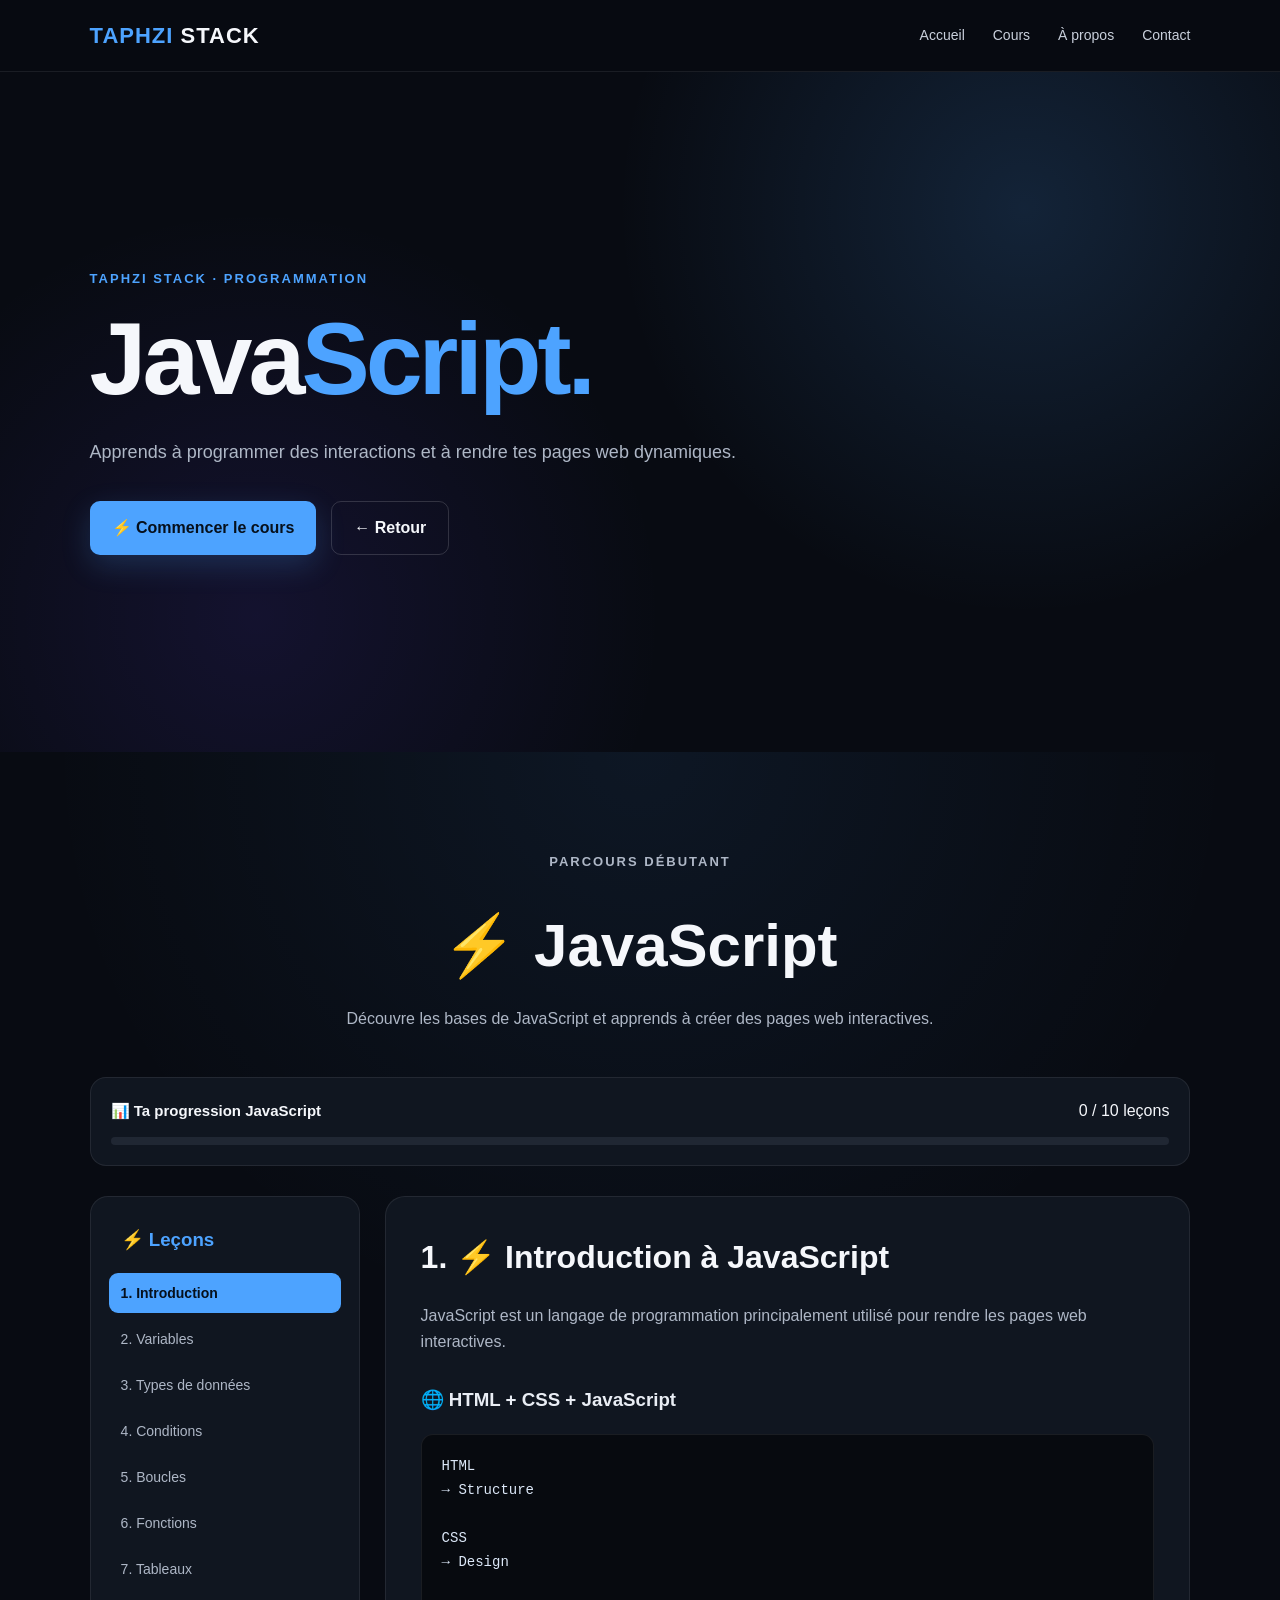
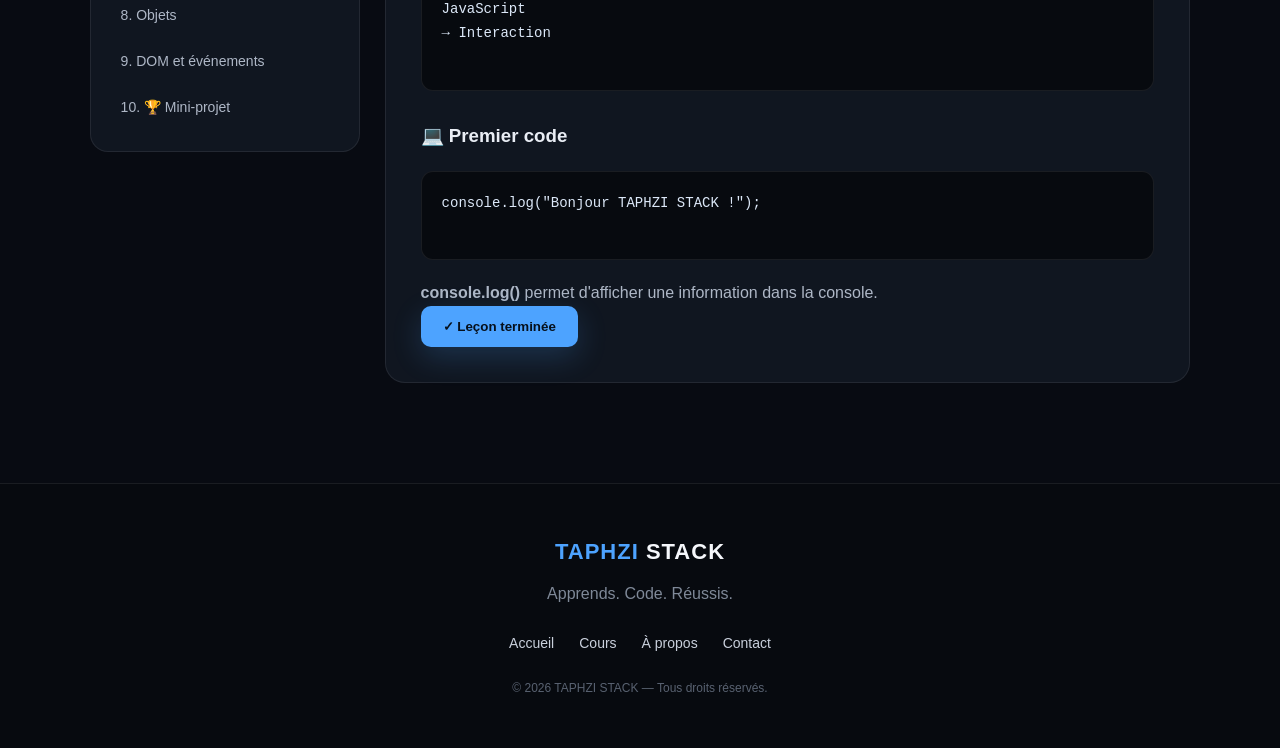
<file: javascript.html>
<!DOCTYPE html>
<html lang="fr">

<head>
  <meta charset="UTF-8">
  <meta name="viewport" content="width=device-width, initial-scale=1.0">

  <title>TAPHZI STACK — JavaScript</title>

  <link rel="stylesheet" href="style.css">
</head>

<body>

  <!-- ================= HEADER ================= -->

  <header class="header">

    <div class="logo">
      <span>TAPHZI</span> STACK
    </div>

    <nav class="navbar">

      <a href="index.html">
        Accueil
      </a>

      <a href="index.html#cours">
        Cours
      </a>

      <a href="index.html#apropos">
        À propos
      </a>

      <a href="index.html#contact">
        Contact
      </a>

    </nav>

  </header>


  <!-- ================= HERO ================= -->

  <section class="hero">

    <div class="hero-content">

      <p class="hero-small">
        TAPHZI STACK · PROGRAMMATION
      </p>

      <h1>
        Java<span>Script.</span>
      </h1>

      <p>
        Apprends à programmer des interactions
        et à rendre tes pages web dynamiques.
      </p>

      <div class="hero-buttons">

        <a
          href="#cours-javascript"
          class="btn btn-primary">
          ⚡ Commencer le cours
        </a>

        <a
          href="index.html"
          class="btn btn-secondary">
          ← Retour
        </a>

      </div>

    </div>

  </section>


  <!-- ================= COURS ================= -->

  <main
    id="cours-javascript"
    class="python-course">

    <div class="python-container">


      <!-- ================= TITRE ================= -->

      <div class="python-header">

        <p class="hero-small">
          PARCOURS DÉBUTANT
        </p>

        <h2>
          ⚡ JavaScript
        </h2>

        <p>
          Découvre les bases de JavaScript et apprends
          à créer des pages web interactives.
        </p>

      </div>


      <!-- ================= PROGRESSION ================= -->

      <div class="progress">

        <b>
          📊 Ta progression JavaScript
        </b>

        <span
          id="progressText"
          style="float:right;">
          0 / 10 leçons
        </span>

        <div class="bar">

          <div
            class="fill"
            id="fill">
          </div>

        </div>

      </div>


      <!-- ================= LAYOUT ================= -->

      <div class="python-layout">


        <!-- ================= MENU ================= -->

        <aside class="python-sidebar">

          <h3>
            ⚡ Leçons
          </h3>

          <button
            class="python-link active"
            onclick="showLesson(1,this)">
            1. Introduction
          </button>

          <button
            class="python-link"
            onclick="showLesson(2,this)">
            2. Variables
          </button>

          <button
            class="python-link"
            onclick="showLesson(3,this)">
            3. Types de données
          </button>

          <button
            class="python-link"
            onclick="showLesson(4,this)">
            4. Conditions
          </button>

          <button
            class="python-link"
            onclick="showLesson(5,this)">
            5. Boucles
          </button>

          <button
            class="python-link"
            onclick="showLesson(6,this)">
            6. Fonctions
          </button>

          <button
            class="python-link"
            onclick="showLesson(7,this)">
            7. Tableaux
          </button>

          <button
            class="python-link"
            onclick="showLesson(8,this)">
            8. Objets
          </button>

          <button
            class="python-link"
            onclick="showLesson(9,this)">
            9. DOM et événements
          </button>

          <button
            class="python-link"
            onclick="showLesson(10,this)">
            10. 🏆 Mini-projet
          </button>

        </aside>


        <!-- ================= CONTENU ================= -->

        <section class="python-content">


          <!-- ================= LEÇON 1 ================= -->

          <article
            class="python-lesson active"
            id="lesson1">

            <h2>
              1. ⚡ Introduction à JavaScript
            </h2>

            <p>
              JavaScript est un langage de programmation
              principalement utilisé pour rendre les pages
              web interactives.
            </p>

            <h3>
              🌐 HTML + CSS + JavaScript
            </h3>

            <pre>
HTML
→ Structure

CSS
→ Design

JavaScript
→ Interaction
            </pre>

            <h3>
              💻 Premier code
            </h3>

            <pre>
console.log("Bonjour TAPHZI STACK !");
            </pre>

            <p>
              <b>console.log()</b> permet d'afficher
              une information dans la console.
            </p>

            <button
              class="btn btn-primary"
              onclick="complete(1)">
              ✓ Leçon terminée
            </button>

          </article>


          <!-- ================= LEÇON 2 ================= -->

          <article
            class="python-lesson"
            id="lesson2">

            <h2>
              2. 📦 Les variables
            </h2>

            <p>
              Une variable permet de stocker une valeur
              afin de pouvoir l'utiliser dans un programme.
            </p>

            <pre>
let nom = "Moussa";

let age = 20;

const pays = "Sénégal";

console.log(nom);
            </pre>

            <h3>
              🧠 À retenir
            </h3>

            <ul>
              <li><b>let</b> → variable pouvant changer</li>
              <li><b>const</b> → valeur constante</li>
            </ul>

            <button
              class="btn btn-primary"
              onclick="complete(2)">
              ✓ Leçon terminée
            </button>

          </article>


          <!-- ================= LEÇON 3 ================= -->

          <article
            class="python-lesson"
            id="lesson3">

            <h2>
              3. 🔤 Les types de données
            </h2>

            <p>
              JavaScript possède plusieurs types
              de données.
            </p>

            <pre>
let nom = "Ali";

let age = 20;

let prix = 15.5;

let actif = true;
            </pre>

            <h3>
              📌 Principaux types
            </h3>

            <ul>
              <li>String → texte</li>
              <li>Number → nombre</li>
              <li>Boolean → vrai ou faux</li>
              <li>Array → liste</li>
              <li>Object → objet</li>
            </ul>

            <button
              class="btn btn-primary"
              onclick="complete(3)">
              ✓ Leçon terminée
            </button>

          </article>


          <!-- ================= LEÇON 4 ================= -->

          <article
            class="python-lesson"
            id="lesson4">

            <h2>
              4. 🔀 Les conditions
            </h2>

            <p>
              Les conditions permettent à un programme
              de prendre des décisions.
            </p>

            <pre>
let age = 20;

if (age >= 18) {

  console.log("Majeur");

} else {

  console.log("Mineur");

}
            </pre>

            <h3>
              🧠 Principe
            </h3>

            <p>
              Si la condition est vraie, le premier bloc
              est exécuté. Sinon, le bloc <b>else</b>
              est exécuté.
            </p>

            <button
              class="btn btn-primary"
              onclick="complete(4)">
              ✓ Leçon terminée
            </button>

          </article>


          <!-- ================= LEÇON 5 ================= -->

          <article
            class="python-lesson"
            id="lesson5">

            <h2>
              5. 🔁 Les boucles
            </h2>

            <p>
              Les boucles permettent de répéter
              une instruction plusieurs fois.
            </p>

            <pre>
for (let i = 1; i <= 5; i++) {

  console.log(i);

}
            </pre>

            <p>
              Ce programme affiche les nombres
              de 1 à 5.
            </p>

            <h3>
              🔄 Exemple avec while
            </h3>

            <pre>
let i = 0;

while (i < 5) {

  console.log(i);

  i++;

}
            </pre>

            <button
              class="btn btn-primary"
              onclick="complete(5)">
              ✓ Leçon terminée
            </button>

          </article>


          <!-- ================= LEÇON 6 ================= -->

          <article
            class="python-lesson"
            id="lesson6">

            <h2>
              6. 🧩 Les fonctions
            </h2>

            <p>
              Une fonction est un bloc de code
              que l'on peut réutiliser.
            </p>

            <pre>
function direBonjour() {

  console.log("Bonjour !");

}

direBonjour();
            </pre>

            <h3>
              📌 Avec un paramètre
            </h3>

            <pre>
function saluer(nom) {

  console.log("Bonjour " + nom);

}

saluer("Ali");
            </pre>

            <button
              class="btn btn-primary"
              onclick="complete(6)">
              ✓ Leçon terminée
            </button>

          </article>


          <!-- ================= LEÇON 7 ================= -->

          <article
            class="python-lesson"
            id="lesson7">

            <h2>
              7. 📋 Les tableaux
            </h2>

            <p>
              Un tableau permet de stocker plusieurs
              valeurs dans une même variable.
            </p>

            <pre>
let fruits = [
  "Pomme",
  "Banane",
  "Orange"
];

console.log(fruits[0]);
            </pre>

            <h3>
              ➕ Ajouter une valeur
            </h3>

            <pre>
fruits.push("Mangue");
            </pre>

            <p>
              Les éléments d'un tableau commencent
              généralement à l'index <b>0</b>.
            </p>

            <button
              class="btn btn-primary"
              onclick="complete(7)">
              ✓ Leçon terminée
            </button>

          </article>


          <!-- ================= LEÇON 8 ================= -->

          <article
            class="python-lesson"
            id="lesson8">

            <h2>
              8. 🧱 Les objets
            </h2>

            <p>
              Un objet permet de regrouper plusieurs
              informations liées entre elles.
            </p>

            <pre>
let personne = {

  nom: "Ali",

  age: 20,

  ville: "Dakar"

};

console.log(personne.nom);
            </pre>

            <h3>
              🧠 À retenir
            </h3>

            <p>
              Les propriétés d'un objet permettent
              de décrire ses caractéristiques.
            </p>

            <button
              class="btn btn-primary"
              onclick="complete(8)">
              ✓ Leçon terminée
            </button>

          </article>


          <!-- ================= LEÇON 9 ================= -->

          <article
            class="python-lesson"
            id="lesson9">

            <h2>
              9. 🖱️ DOM et événements
            </h2>

            <p>
              JavaScript peut modifier les éléments
              HTML d'une page grâce au DOM.
            </p>

            <h3>
              💻 HTML
            </h3>

            <pre>
&lt;button id="monBouton"&gt;
  Cliquez-moi
&lt;/button&gt;
            </pre>

            <h3>
              ⚡ JavaScript
            </h3>

            <pre>
const bouton =
  document.getElementById("monBouton");

bouton.addEventListener(
  "click",
  function() {

    alert("Bonjour !");

  }
);
            </pre>

            <p>
              Ici, JavaScript détecte le clic
              sur le bouton et affiche un message.
            </p>

            <button
              class="btn btn-primary"
              onclick="complete(9)">
              ✓ Leçon terminée
            </button>

          </article>


          <!-- ================= LEÇON 10 ================= -->

          <article
            class="python-lesson"
            id="lesson10">

            <h2>
              10. 🏆 Mini-projet JavaScript
            </h2>

            <p>
              Pour terminer le parcours, crée une petite
              interaction avec JavaScript.
            </p>

            <h3>
              💻 Exemple
            </h3>

            <pre>
&lt;button
  onclick="bonjour()"&gt;

  Clique ici

&lt;/button&gt;

&lt;script&gt;

function bonjour() {

  alert("Bienvenue sur TAPHZI STACK !");

}

&lt;/script&gt;
            </pre>

            <h3>
              🎯 Mission
            </h3>

            <ul>
              <li>Créer un bouton</li>
              <li>Créer une fonction</li>
              <li>Afficher un message</li>
              <li>Modifier un élément HTML</li>
              <li>Créer ta propre interaction</li>
            </ul>

            <button
              class="btn btn-primary"
              onclick="complete(10)">
              🏆 Terminer le parcours
            </button>

          </article>


        </section>

      </div>

    </div>

  </main>


  <!-- ================= FOOTER ================= -->

  <footer class="footer">

    <div class="footer-logo">
      <span>TAPHZI</span> STACK
    </div>

    <p>
      Apprends. Code. Réussis.
    </p>

    <div class="footer-links">

      <a href="index.html">
        Accueil
      </a>

      <a href="index.html#cours">
        Cours
      </a>

      <a href="index.html#apropos">
        À propos
      </a>

      <a href="index.html#contact">
        Contact
      </a>

    </div>

    <p class="copyright">
      © 2026 TAPHZI STACK — Tous droits réservés.
    </p>

  </footer>


  <!-- ================= JAVASCRIPT DU COURS ================= -->

  <script>

    const STORAGE_KEY =
      "taphziStackJavaScriptDone";


    let done = JSON.parse(
      localStorage.getItem(STORAGE_KEY) || "[]"
    );


    /* ================= AFFICHER UNE LEÇON ================= */

    function showLesson(number, element) {

      document
        .querySelectorAll(".python-lesson")
        .forEach(function(lesson) {

          lesson.classList.remove("active");

        });


      const selected =
        document.getElementById("lesson" + number);


      if (selected) {

        selected.classList.add("active");

      }


      document
        .querySelectorAll(".python-link")
        .forEach(function(link) {

          link.classList.remove("active");

        });


      if (element) {

        element.classList.add("active");

      }


      window.scrollTo({
        top: 0,
        behavior: "smooth"
      });

    }


    /* ================= TERMINER ================= */

    function complete(number) {

      if (!done.includes(number)) {

        done.push(number);

        localStorage.setItem(
          STORAGE_KEY,
          JSON.stringify(done)
        );

      }


      updateProgress();


      if (number === 10) {

        alert(
          "🎉 Félicitations ! Tu as terminé le parcours JavaScript !"
        );

      } else {

        alert(
          "✓ Leçon terminée ! Continue ton apprentissage."
        );

      }

    }


    /* ================= PROGRESSION ================= */

    function updateProgress() {

      const progressText =
        document.getElementById("progressText");

      const fill =
        document.getElementById("fill");


      progressText.textContent =
        done.length + " / 10 leçons";


      fill.style.width =
        (done.length / 10 * 100) + "%";

    }


    /* ================= INITIALISATION ================= */

    updateProgress();

  </script>

</body>

</html>
</file>
<file: style.css>
/* =====================================================
   TAPHZI STACK — STYLE PRINCIPAL
===================================================== */

* {
  box-sizing: border-box;
  margin: 0;
  padding: 0;
}

html {
  scroll-behavior: smooth;
}

body {
  font-family: Arial, Helvetica, sans-serif;
  background: #080b12;
  color: #f5f7fb;
  line-height: 1.6;
}


/* =====================================================
   HEADER
===================================================== */

.header {
  width: 100%;
  min-height: 72px;

  display: flex;
  align-items: center;
  justify-content: space-between;

  padding: 18px 7%;

  background: rgba(8, 11, 18, 0.95);

  border-bottom: 1px solid rgba(255, 255, 255, 0.08);

  position: sticky;
  top: 0;
  z-index: 1000;

  backdrop-filter: blur(15px);
}


/* LOGO */

.logo,
.footer-logo {
  font-size: 22px;
  font-weight: 800;
  letter-spacing: 1px;
}

.logo span,
.footer-logo span {
  color: #4da3ff;
}


/* NAVIGATION */

.navbar {
  display: flex;
  align-items: center;
  gap: 28px;
}

.navbar a,
.footer-links a {
  color: #c9d0dc;
  text-decoration: none;
  font-size: 14px;
  transition: 0.25s;
}

.navbar a:hover,
.footer-links a:hover {
  color: #4da3ff;
}


/* =====================================================
   HERO
===================================================== */

.hero {
  min-height: 680px;

  display: flex;
  align-items: center;

  padding: 90px 7%;

  background:
    radial-gradient(
      circle at 80% 20%,
      rgba(77, 163, 255, 0.16),
      transparent 35%
    ),
    radial-gradient(
      circle at 20% 80%,
      rgba(105, 70, 255, 0.12),
      transparent 35%
    ),
    #080b12;
}


.hero-content {
  max-width: 850px;
}


.hero-small {
  color: #4da3ff;
  font-size: 13px;
  font-weight: bold;
  letter-spacing: 2px;
  margin-bottom: 20px;
}


.hero h1 {
  font-size: clamp(55px, 8vw, 105px);
  line-height: 0.95;
  letter-spacing: -4px;
  margin-bottom: 30px;
}


.hero h1 span {
  color: #4da3ff;
}


.hero-content > p:not(.hero-small) {
  max-width: 650px;
  color: #aeb7c6;
  font-size: 18px;
}


/* =====================================================
   BOUTONS
===================================================== */

.hero-buttons {
  display: flex;
  gap: 15px;
  flex-wrap: wrap;
  margin-top: 35px;
}


.btn {
  display: inline-flex;
  align-items: center;
  justify-content: center;

  padding: 13px 22px;

  border-radius: 10px;

  border: none;

  text-decoration: none;

  font-weight: 700;

  cursor: pointer;

  transition:
    transform 0.25s,
    background 0.25s,
    box-shadow 0.25s;
}


.btn:hover {
  transform: translateY(-3px);
}


.btn-primary {
  background: #4da3ff;
  color: #06101c;

  box-shadow:
    0 10px 30px rgba(77, 163, 255, 0.2);
}


.btn-primary:hover {
  background: #73b8ff;
}


.btn-secondary {
  background: transparent;

  color: #f5f7fb;

  border: 1px solid rgba(255, 255, 255, 0.15);
}


.btn-secondary:hover {
  border-color: #4da3ff;
  color: #4da3ff;
}


/* =====================================================
   TITRES DE SECTION
===================================================== */

.section-title {
  text-align: center;
  margin-bottom: 55px;
}


.section-title p {
  color: #4da3ff;

  font-size: 12px;

  font-weight: 800;

  letter-spacing: 2px;

  margin-bottom: 12px;
}


.section-title h2 {
  font-size: clamp(32px, 5vw, 55px);

  line-height: 1.1;

  margin-bottom: 15px;
}


.section-title span {
  color: #8f99a9;
}


/* =====================================================
   COURS
===================================================== */

.courses {
  padding: 110px 7%;

  background: #0b0f17;
}


.course-grid {
  max-width: 1250px;

  margin: auto;

  display: grid;

  grid-template-columns:
    repeat(3, minmax(0, 1fr));

  gap: 25px;
}


/* CARTE */

.course-card {
  background:
    linear-gradient(
      145deg,
      rgba(255, 255, 255, 0.055),
      rgba(255, 255, 255, 0.018)
    );

  border: 1px solid rgba(255, 255, 255, 0.08);

  border-radius: 22px;

  padding: 30px;

  min-height: 480px;

  display: flex;
  flex-direction: column;

  transition:
    transform 0.3s,
    border-color 0.3s,
    box-shadow 0.3s;
}


.course-card:hover {
  transform: translateY(-8px);

  border-color: rgba(77, 163, 255, 0.5);

  box-shadow:
    0 20px 50px rgba(0, 0, 0, 0.25);
}


/* ICÔNE */

.course-icon {
  width: 62px;
  height: 62px;

  display: flex;
  align-items: center;
  justify-content: center;

  border-radius: 17px;

  background: rgba(77, 163, 255, 0.1);

  font-size: 30px;

  margin-bottom: 22px;
}


.course-content {
  display: flex;
  flex-direction: column;

  height: 100%;
}


.course-level {
  color: #4da3ff;

  font-size: 11px;

  font-weight: 800;

  letter-spacing: 1.5px;

  margin-bottom: 10px;
}


.course-card h3 {
  font-size: 25px;

  margin-bottom: 13px;
}


.course-card p {
  color: #a7b0bf;

  font-size: 14px;

  margin-bottom: 20px;
}


.course-card ul {
  list-style: none;

  display: grid;

  gap: 9px;

  color: #d4dae3;

  font-size: 14px;

  margin-bottom: 25px;
}


.course-btn {
  margin-top: auto;

  width: 100%;

  padding: 13px 17px;

  display: flex;

  justify-content: center;

  align-items: center;

  border-radius: 10px;

  border: 1px solid rgba(77, 163, 255, 0.35);

  background: rgba(77, 163, 255, 0.08);

  color: #73b8ff;

  font-weight: 700;

  text-decoration: none;

  cursor: pointer;

  transition: 0.25s;
}


.course-btn:hover {
  background: #4da3ff;

  color: #06101c;

  transform: translateY(-2px);
}


.special-card {
  border-color: rgba(77, 163, 255, 0.2);
}


/* =====================================================
   COURS PYTHON
===================================================== */

.python-course {
  padding: 100px 7%;

  background:
    radial-gradient(
      circle at 50% 0%,
      rgba(77, 163, 255, 0.08),
      transparent 40%
    ),
    #080b12;
}


.python-container {
  max-width: 1250px;

  margin: auto;
}


.python-header {
  text-align: center;

  margin-bottom: 45px;
}


.python-header h2 {
  font-size: clamp(35px, 5vw, 60px);

  margin: 12px 0;
}


.python-header p {
  color: #aeb7c6;

  max-width: 650px;

  margin: 0 auto 25px;
}


/* =====================================================
   PROGRESSION
===================================================== */

.progress {
  background: #101620;

  border: 1px solid rgba(255, 255, 255, 0.08);

  border-radius: 16px;

  padding: 20px;

  margin-bottom: 30px;
}


.progress b {
  font-size: 15px;
}


.bar {
  width: 100%;

  height: 8px;

  background: #202733;

  border-radius: 20px;

  overflow: hidden;

  margin-top: 14px;
}


.fill {
  width: 0%;

  height: 100%;

  background: #4da3ff;

  border-radius: 20px;

  transition: width 0.4s ease;
}


/* =====================================================
   LAYOUT PYTHON
===================================================== */

.python-layout {
  display: grid;

  grid-template-columns: 270px minmax(0, 1fr);

  gap: 25px;

  align-items: start;
}


/* SIDEBAR */

.python-sidebar {
  position: sticky;

  top: 100px;

  background: #101620;

  border: 1px solid rgba(255, 255, 255, 0.08);

  border-radius: 18px;

  padding: 18px;
}


.python-sidebar h3 {
  padding: 10px 12px 18px;

  color: #4da3ff;
}


.python-link {
  width: 100%;

  display: block;

  text-align: left;

  padding: 12px;

  margin-bottom: 6px;

  border: none;

  border-radius: 9px;

  background: transparent;

  color: #aeb7c6;

  cursor: pointer;

  font-size: 14px;

  transition: 0.2s;
}


.python-link:hover {
  background: rgba(77, 163, 255, 0.08);

  color: white;
}


.python-link.active {
  background: #4da3ff;

  color: #06101c;

  font-weight: 700;
}


/* CONTENU */

.python-content {
  min-width: 0;
}


.python-lesson {
  display: none;

  background: #101620;

  border: 1px solid rgba(255, 255, 255, 0.08);

  border-radius: 20px;

  padding: 35px;

  min-height: 500px;
}


.python-lesson.active {
  display: block;
}


.python-lesson h2 {
  font-size: 32px;

  margin-bottom: 20px;
}


.python-lesson h3 {
  margin-top: 30px;

  margin-bottom: 12px;

  color: #e9edf4;
}


.python-lesson p,
.python-lesson li {
  color: #aeb7c6;
}


.python-lesson ul {
  padding-left: 20px;

  margin: 15px 0;
}


/* CODE */

pre {
  background: #070a0f;

  border: 1px solid rgba(255, 255, 255, 0.08);

  border-radius: 12px;

  padding: 20px;

  margin: 20px 0;

  overflow-x: auto;

  color: #dce8f8;

  font-family:
    "Courier New",
    monospace;

  font-size: 14px;

  line-height: 1.7;
}


/* =====================================================
   WHY
===================================================== */

.why {
  padding: 110px 7%;

  background: #0b0f17;
}


.why-grid {
  max-width: 1100px;

  margin: auto;

  display: grid;

  grid-template-columns:
    repeat(3, 1fr);

  gap: 25px;
}


.why-card {
  text-align: center;

  padding: 35px 25px;

  background: #101620;

  border: 1px solid rgba(255, 255, 255, 0.07);

  border-radius: 20px;
}


.why-card > div {
  font-size: 40px;

  margin-bottom: 15px;
}


.why-card h3 {
  margin-bottom: 10px;
}


.why-card p {
  color: #9da7b6;

  font-size: 14px;
}


/* =====================================================
   À PROPOS
===================================================== */

.about {
  padding: 120px 7%;

  background:
    radial-gradient(
      circle at 70% 50%,
      rgba(77, 163, 255, 0.1),
      transparent 35%
    ),
    #080b12;
}


.about-content {
  max-width: 850px;

  margin: auto;

  text-align: center;
}


.section-label {
  color: #4da3ff;

  font-weight: 800;

  font-size: 12px;

  letter-spacing: 2px;

  margin-bottom: 15px;
}


.about h2 {
  font-size: clamp(35px, 5vw, 60px);

  line-height: 1.1;

  margin-bottom: 25px;
}


.about h2 span {
  color: #4da3ff;
}


.about-content > p:not(.section-label) {
  color: #aeb7c6;

  margin-bottom: 18px;
}


/* =====================================================
   CONTACT
===================================================== */

.contact {
  padding: 110px 7%;

  background: #0b0f17;
}


.contact-form {
  max-width: 650px;

  margin: auto;

  display: grid;

  gap: 15px;
}


.contact-form input,
.contact-form textarea {
  width: 100%;

  border: 1px solid rgba(255, 255, 255, 0.1);

  background: #101620;

  color: white;

  border-radius: 12px;

  padding: 15px;

  outline: none;

  font-family: inherit;

  resize: vertical;
}


.contact-form input:focus,
.contact-form textarea:focus {
  border-color: #4da3ff;
}


.contact-form input::placeholder,
.contact-form textarea::placeholder {
  color: #697384;
}


/* =====================================================
   FOOTER
===================================================== */

.footer {
  padding: 50px 7%;

  text-align: center;

  background: #070a0f;

  border-top: 1px solid rgba(255, 255, 255, 0.08);
}


.footer > p {
  color: #7f8998;

  margin: 12px 0 25px;
}


.footer-links {
  display: flex;

  justify-content: center;

  flex-wrap: wrap;

  gap: 25px;

  margin-bottom: 25px;
}


.copyright {
  font-size: 12px;

  color: #596271 !important;

  margin: 0 !important;
}


/* =====================================================
   MODALE
===================================================== */

.modal {
  position: fixed;

  inset: 0;

  display: none;

  align-items: center;

  justify-content: center;

  padding: 20px;

  background: rgba(0, 0, 0, 0.75);

  z-index: 2000;

  backdrop-filter: blur(8px);
}


.modal.show {
  display: flex;
}


.modal-box {
  width: 100%;

  max-width: 480px;

  padding: 35px;

  text-align: center;

  background: #101620;

  border: 1px solid rgba(255, 255, 255, 0.1);

  border-radius: 22px;

  position: relative;
}


.modal-icon {
  font-size: 50px;

  margin-bottom: 15px;
}


.modal-box h2 {
  margin-bottom: 12px;
}


.modal-box p {
  color: #aeb7c6;

  margin-bottom: 25px;
}


.modal-close {
  position: absolute;

  top: 12px;

  right: 15px;

  width: 38px;

  height: 38px;

  border: none;

  border-radius: 50%;

  background: rgba(255, 255, 255, 0.08);

  color: white;

  font-size: 25px;

  cursor: pointer;
}


/* =====================================================
   RESPONSIVE — TABLETTE
===================================================== */

@media (max-width: 950px) {

  .course-grid {
    grid-template-columns:
      repeat(2, minmax(0, 1fr));
  }

  .python-layout {
    grid-template-columns: 220px minmax(0, 1fr);
  }

}


/* =====================================================
   RESPONSIVE — MOBILE
===================================================== */

@media (max-width: 700px) {

  .header {
    padding: 15px 5%;

    flex-direction: column;

    gap: 15px;
  }


  .navbar {
    gap: 15px;

    flex-wrap: wrap;

    justify-content: center;
  }


  .navbar a {
    font-size: 12px;
  }


  .hero {
    min-height: 600px;

    padding: 70px 6%;
  }


  .hero h1 {
    font-size: 60px;

    letter-spacing: -3px;
  }


  .hero-content > p:not(.hero-small) {
    font-size: 16px;
  }


  .courses,
  .why,
  .about,
  .contact,
  .python-course {
    padding: 80px 5%;
  }


  .course-grid {
    grid-template-columns: 1fr;
  }


  .course-card {
    min-height: auto;
  }


  .why-grid {
    grid-template-columns: 1fr;
  }


  .python-layout {
    grid-template-columns: 1fr;
  }


  .python-sidebar {
    position: static;
  }


  .python-lesson {
    padding: 25px;

    min-height: auto;
  }


  .python-lesson h2 {
    font-size: 26px;
  }


  .hero-buttons {
    flex-direction: column;
  }


  .hero-buttons .btn {
    width: 100%;
  }

}


/* =====================================================
   PETITS ÉCRANS
===================================================== */

@media (max-width: 420px) {

  .logo,
  .footer-logo {
    font-size: 18px;
  }


  .hero h1 {
    font-size: 50px;
  }


  .course-card {
    padding: 23px;
  }


  .python-lesson {
    padding: 20px;
  }


  pre {
    font-size: 12px;

    padding: 15px;
  }

}
</file>
